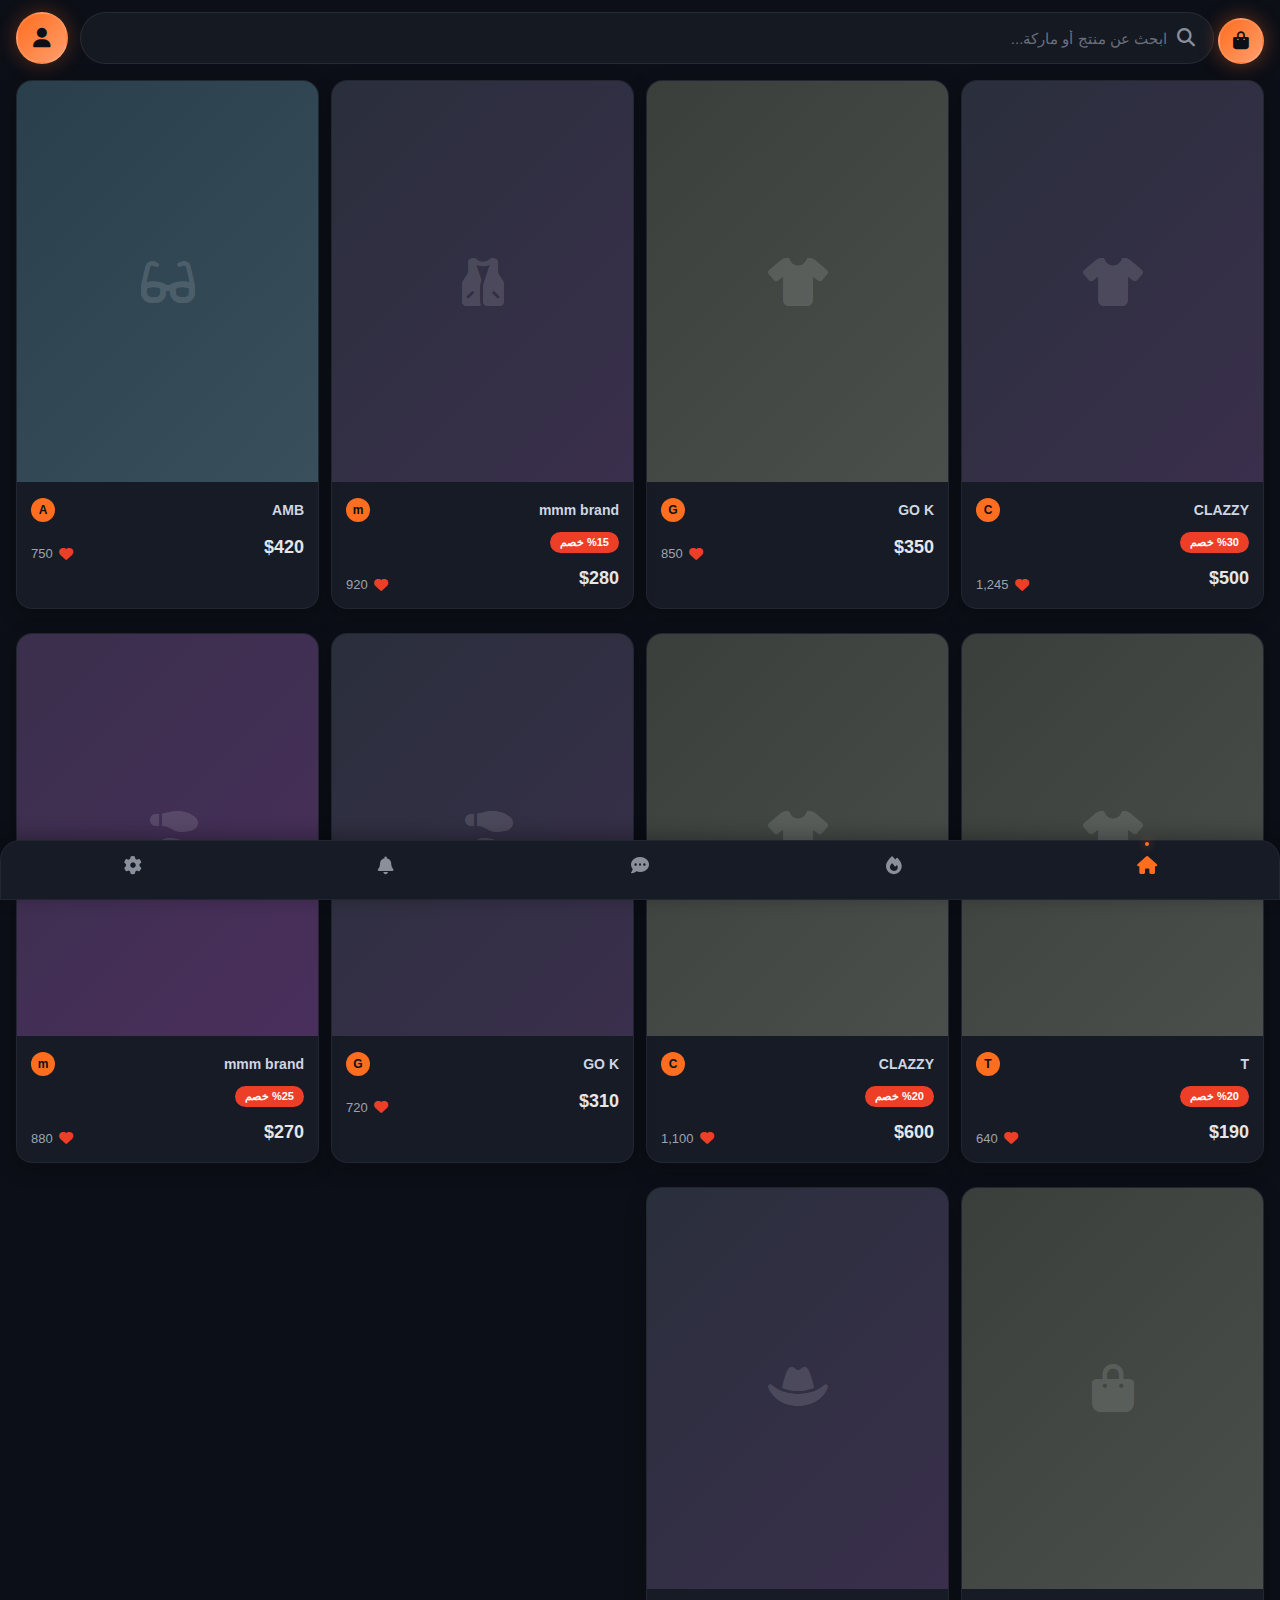
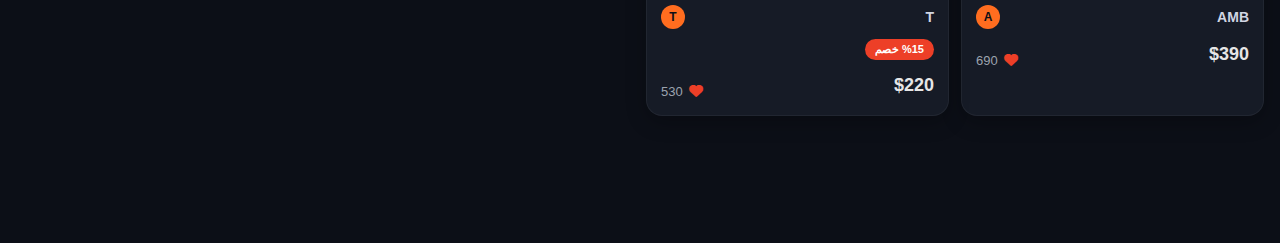
<file: index.html>
<!DOCTYPE html>
<html lang="ar" dir="rtl">
<head>
    <meta charset="UTF-8">
    <meta name="viewport" content="width=device-width, initial-scale=1.0">
    <title> BIYALA </title>
    <link rel="stylesheet" href="https://cdnjs.cloudflare.com/ajax/libs/font-awesome/6.4.0/css/all.min.css">
    <link rel="stylesheet" href="styleHome.css">
    
</head>
<body>
    <!-- إشعار الأوفلاين -->
    <div class="offline-notice" id="offline-notice">
        <i class="fas fa-wifi-slash"></i> أنت غير متصل بالإنترنت
    </div>
    
   
    
    <!-- شريط البحث مع أيقونة الحساب -->
     <div class="cart-icon-wrapper">
            <div class="cart-icon" id="cart-icon">
                <i class="fas fa-shopping-bag"></i>
               
            </div>
        </div>
    <div class="search-wrapper">
        <div class="search-container">
            <i class="fas fa-search"></i>
            <input type="text" placeholder="ابحث عن منتج أو ماركة..." id="search-input">
        </div>
        <div class="account-icon" id="account-icon">
            <i class="fas fa-user"></i>
        </div>
    </div>
    
    <!-- التنقل السفلي -->
    <div class="bottom-nav">
        <div class="nav-item active" data-page="home">
            <i class="fas fa-home"></i>
            
            <div class="nav-glow"></div>
        </div>
        <div class="nav-item" data-page="trending">
            <i class="fas fa-fire"></i>
            
            <div class="nav-glow"></div>
        </div>
        <div class="nav-item" data-page="chat">
            <i class="fas fa-comment-dots"></i>
            
            <div class="nav-glow"></div>
        </div>
        <div class="nav-item" data-page="notifications">
            <i class="fas fa-bell"></i>
            
            <div class="nav-glow"></div>
        </div>
        <div class="nav-item" data-page="settings">
            <i class="fas fa-cog"></i>
            
            <div class="nav-glow"></div>
        </div>
    </div>
    
    <!-- ==== الصفحات ==== -->
    
    <!-- الصفحة الرئيسية -->
    <div class="page active" id="home-page">
        <div class="masonry-grid" id="product-grid"></div>
    </div>
    
    <!-- صفحة الترندينج -->
    <div class="page" id="trending-page">
        <div class="trending-header">
            <h1 class="trending-title">الأكثر رواجاً 🔥</h1>
            <div class="quick-categories">
                <div class="category-chip active">قسم المحجبات</div>
                <div class="category-chip">أجذبه</div>
                <div class="category-chip">بناطيل</div>
                <div class="category-chip">هوديز</div>
                <div class="category-chip">اكسسوارات</div>
                <div class="category-chip">فساتين</div>
                <div class="category-chip">أحذية</div>
            </div>
        </div>
        <div class="masonry-grid" id="trending-grid"></div>
    </div>
    
    <!-- صفحة الدردشة -->
    <div class="page" id="chat-page">
        <div class="chat-container">
            <div class="chat-header">
                <div class="chat-avatar">
                    <i class="fas fa-robot"></i>
                </div>
                <h2 class="chat-name">Biyala</h2>
                <p class="chat-status">مساعدتك الشخصية في عالم جديد</p>
            </div>
            
            <div class="chat-messages" id="chat-messages">
                <!-- الرسائل تضاف هنا -->
            </div>
            
            <div class="chat-input-container">
                <div class="chat-input">
                    <input type="text" placeholder="اكتب رسالتك هنا..." id="chat-input">
                </div>
                <button class="send-button" id="send-message">
                    <i class="fas fa-paper-plane"></i>
                </button>
            </div>
        </div>
    </div>
    
    <!-- صفحة الإشعارات -->
    <div class="page" id="notifications-page">
        <div class="notifications-container">
            <div class="notification-date">اليوم</div>
            
            <div class="notification-item unread">
                <div class="notification-title">طلبك قيد التجهيز 📦</div>
                <div class="notification-desc">طلبك من علامة CLAZZY (#ORD-7823) قيد التجهيز الآن</div>
                <div class="notification-time">قبل 3 ساعات</div>
            </div>
            
            <div class="notification-item">
                <div class="notification-title">كوليكشن جديد 🎉</div>
                <div class="notification-desc">أطلقت علامة GO K كوليكشن شتوي 2024</div>
                <div class="notification-time">أمس</div>
            </div>
            
            <div class="notification-date">الأسبوع الماضي</div>
            
            <div class="notification-item">
                <div class="notification-title">خصم خاص 🏷️</div>
                <div class="notification-desc">خصم 30% على منتجات علامة mmm brand لمدة 3 أيام فقط</div>
                <div class="notification-time">15 سبتمبر</div>
            </div>
            
            <div class="notification-item">
                <div class="notification-title">تم شحن طلبك 🚚</div>
                <div class="notification-desc">طلبك (#ORD-7815) تم شحنه وتتبع الشحن متاح الآن</div>
                <div class="notification-time">12 سبتمبر</div>
            </div>
        </div>
    </div>
    
    <!-- صفحة الإعدادات -->
    <div class="page" id="settings-page">
        <div class="settings-container">
            <div class="settings-section">
                <h3 class="settings-title">معلومات الحساب</h3>
                
                <div class="settings-item">
                    <span class="settings-label">الاسم الكامل</span>
                    <span class="settings-value">أحمد محمد علي</span>
                </div>
                
                <div class="settings-item">
                    <span class="settings-label">رقم الهاتف</span>
                    <span class="settings-value phone">+20 123 456 7890</span>
                </div>
                
                <div class="settings-item">
                    <span class="settings-label">البريد الإلكتروني</span>
                    <span class="settings-value">ahmed@example.com</span>
                </div>
                
                <div class="settings-item">
                    <span class="settings-label">الموقع</span>
                    <span class="settings-value">القاهرة، مصر</span>
                </div>
                
                <div class="settings-item">
                    <span class="settings-label">تاريخ الميلاد</span>
                    <span class="settings-value">15/03/1995</span>
                </div>
                
                <div class="settings-item">
                    <span class="settings-label">الجنس</span>
                    <span class="settings-value">ذكر</span>
                </div>
                
                <div style="text-align: center; margin-top: 25px;">
                    <button class="edit-btn" id="edit-profile">
                        <i class="fas fa-edit"></i> تعديل البيانات
                    </button>
                </div>
            </div>
            
            <div class="settings-section">
                <h3 class="settings-title">إشعارات النظام</h3>
                
                <div class="settings-item">
                    <span class="settings-label">تذكيري عند نزول كوليكشن جديد</span>
                    <label class="toggle-switch">
                        <input type="checkbox" checked>
                        <span class="toggle-slider"></span>
                    </label>
                </div>
                
                <div class="settings-item">
                    <span class="settings-label">عرض المنتجات الأكثر مبيعاً</span>
                    <label class="toggle-switch">
                        <input type="checkbox" checked>
                        <span class="toggle-slider"></span>
                    </label>
                </div>
                
                <div class="settings-item">
                    <span class="settings-label">عدم الإزعاج</span>
                    <label class="toggle-switch">
                        <input type="checkbox">
                        <span class="toggle-slider"></span>
                    </label>
                </div>
                
                <div class="settings-item">
                    <span class="settings-label">إشعارات الطلبات</span>
                    <label class="toggle-switch">
                        <input type="checkbox" checked>
                        <span class="toggle-slider"></span>
                    </label>
                </div>
            </div>
            
            <div class="settings-section">
                <h3 class="settings-title">عام</h3>
                
                <div class="settings-item">
                    <span class="settings-label">اللغة</span>
                    <span class="settings-value">العربية</span>
                </div>
                
                <div class="settings-item">
                    <span class="settings-label">الوضع الداكن</span>
                    <span class="settings-value">مفعل</span>
                </div>
                
                <div class="settings-item" id="complaints-link">
                    <span class="settings-label">الشكاوى والمتابعة</span>
                    <span class="settings-value"><i class="fas fa-arrow-left"></i></span>
                </div>
                
                <div class="settings-item">
                    <span class="settings-label">تسجيل الخروج</span>
                    <span class="settings-value" style="color: var(--danger-red);">خروج</span>
                </div>
            </div>
        </div>
    </div>
    
    <!-- صفحة الشكاوى (مخبئة حالياً) -->
    <div class="page" id="complaints-page">
        <div class="complaints-container">
            <h1 style="font-size: 28px; margin-bottom: 25px; font-weight: 800;">الشكاوى والمتابعة</h1>
            
            <div class="complaint-item">
                <div class="complaint-header">
                    <div class="complaint-title">تأخر في الشحن</div>
                    <div class="complaint-status status-open">قيد المعالجة</div>
                </div>
                <div class="complaint-desc">
                    الطلب رقم #ORD-7815 تأخر في التسليم أكثر من 5 أيام عن الموعد المحدد.
                </div>
                <div class="complaint-date">تم الإرسال: 10 سبتمبر 2024</div>
            </div>
            
            <div class="complaint-item">
                <div class="complaint-header">
                    <div class="complaint-title">منتج غير مطابق</div>
                    <div class="complaint-status status-closed">مُحَلَّة</div>
                </div>
                <div class="complaint-desc">
                    المنتج المستلم يختلف عن الصورة المعروضة على المنصة.
                </div>
                <div class="complaint-date">تم الإرسال: 5 سبتمبر 2024</div>
            </div>
            
            <div class="no-complaints" style="display: none;">
                <i class="fas fa-inbox"></i>
                <h3>لا توجد شكاوى</h3>
                <p>لم تقم بإرسال أي شكاوى بعد</p>
            </div>
        </div>
    </div>
    
    <!-- بطاقة المنتج المقلوبة -->
    <div class="card-overlay" id="product-card-overlay">
        <button class="close-card" id="close-card">
            <i class="fas fa-times"></i>
        </button>
        
        <div class="flip-card" id="flip-card">
            <div class="flip-card-inner">
                <!-- الوجه الأمامي -->
                <div class="card-front">
                    <div class="product-image-large">
                        <i class="fas fa-tshirt"></i>
                    </div>
                    
                    <div class="front-content">
                        <div class="front-header">
                            <div class="brand-info">
                                <div class="brand-logo-large">C</div>
                                <div>
                                    <div class="brand-name-large">CLAZZY</div>
                                    <a class="brand-link" id="view-brand-profile" href="brand-profile.html?brand=CLAZZY">
                                        <i class="fas fa-external-link-alt"></i> زيارة صفحة البراند
                                    </a>
                                </div>
                            </div>
                            <div class="likes-large">
                                <i class="fas fa-heart"></i>
                                <span>1,245</span>
                            </div>
                        </div>
                        
                        <div class="product-price-section">
                            <div class="product-price">
                                <span class="original-price">$715</span>
                                $500
                            </div>
                            <div class="discount-badge">%30 خصم</div>
                        </div>
                        <button class="add-to-cart-front-btn" id="front-cart-btn">
        <i class="fas fa-cart-plus"></i>
        <span>أضف إلى السلة</span>
    </button>

                        <button class="flip-button" id="flip-to-back">
                            <i class="fas fa-exchange-alt"></i>
                        </button>
                    </div>
                </div>
                
                <!-- الوجه الخلفي -->
                <div class="card-back">
                    <h3>تفاصيل المنتج</h3>
                    <p>هذا المنتج من علامة CLAZZY يتميز بتصميم عصري وأنيق يناسب جميع الأوقات. مصنوع من أجود الخامات التي تضمن الراحة والجودة العالية.</p>
                    
                    <div class="product-details">
                        <div class="detail-item">
                            <span>المقاسات المتاحة</span>
                            <span>S, M, L, XL</span>
                        </div>
                        <div class="detail-item">
                            <span>الألوان</span>
                            <span>أسود، أزرق، رمادي</span>
                        </div>
                        <div class="detail-item">
                            <span>نوع القماش</span>
                            <span>قطن 100%</span>
                        </div>
                        <div class="detail-item">
                            <span>وقت التوصيل</span>
                            <span>3-5 أيام</span>
                        </div>
                    </div>
                    
                    <div class="action-buttons">
                        <button class="action-btn" title="إضافة إلى المفضلة">
                            <i class="far fa-heart"></i>
                        </button>
                        <button class="action-btn brand" title="زيارة صفحة البراند" id="brand-profile-btn">
                            <i class="fas fa-store"></i>
                        </button>
                        <button class="action-btn" title="مشاركة">
                            <i class="fas fa-share-alt"></i>
                        </button>
                    </div>
                        
                   
                        
                    <button class="flip-button" id="flip-to-front" style="position: relative; bottom: 0; left: 0; ">
                        <i class="fas fa-exchange-alt"></i>
                    </button>
                         <button class="buy-button-front" id="buy-button">
                            <i class="fas fa-shopping-cart"></i> شراء المنتج
                        </button>
                </div>
            </div>
        </div>
    </div>
    
    <!-- صفحة الشراء (ستضاف لاحقاً) -->
    <div class="page" id="purchase-page" style="display: none;">
        <!-- سيتم بناؤها لاحقاً -->
    </div>
    
    <!-- صفحة البراند (ستضاف لاحقاً) -->
    <div class="page" id="brand-page" style="display: none;">
        <!-- سيتم بناؤها لاحقاً -->
    </div>
<!-- صفحة تعديل البيانات -->
<div class="page" id="edit-profile-page">
    <div class="edit-profile-container">
        <div class="edit-header">
            <button class="back-btn" id="back-to-settings">
                <i class="fas fa-arrow-right"></i>
            </button>
            <h1>تعديل البيانات الشخصية</h1>
        </div>
        
        <div class="edit-form">
            <!-- صورة الملف الشخصي -->
            <div class="profile-pic-section">
                <div class="profile-pic-wrapper">
                    <div class="profile-pic" id="profile-pic">
                        <i class="fas fa-user"></i>
                    </div>
                    <label for="profile-pic-input" class="change-pic-btn">
                        <i class="fas fa-camera"></i>
                    </label>
                    <input type="file" id="profile-pic-input" accept="image/*" style="display: none;">
                </div>
            </div>
            
            <!-- حقول النموذج -->
            <div class="form-group">
                <label for="full-name">
                    <i class="fas fa-user"></i> الاسم الكامل
                </label>
                <input type="text" id="full-name" value="أحمد محمد علي" placeholder="أدخل الاسم الكامل">
            </div>
            
            <div class="form-group">
                <label for="phone">
                    <i class="fas fa-phone"></i> رقم الهاتف
                </label>
                <input type="tel" id="phone" value="+20 123 456 7890" placeholder="+20 XXX XXX XXXX">
            </div>
            
            <div class="form-group">
                <label for="email">
                    <i class="fas fa-envelope"></i> البريد الإلكتروني
                </label>
                <input type="email" id="email" value="ahmed@example.com" placeholder="example@email.com">
            </div>
            
            <div class="form-group">
                <label for="location">
                    <i class="fas fa-map-marker-alt"></i> الموقع
                </label>
                <input type="text" id="location" value="القاهرة، مصر" placeholder="المدينة، الدولة">
            </div>
            
            <div class="form-group">
                <label for="birthdate">
                    <i class="fas fa-birthday-cake"></i> تاريخ الميلاد
                </label>
                <input type="text" id="birthdate" value="15/03/1995" placeholder="DD/MM/YYYY">
            </div>
            
            <div class="form-group">
                <label>
                    <i class="fas fa-venus-mars"></i> الجنس
                </label>
                <div class="gender-options">
                    <label class="gender-option">
                        <input type="radio" name="gender" value="male" checked>
                        <span class="gender-label">ذكر</span>
                    </label>
                    <label class="gender-option">
                        <input type="radio" name="gender" value="female">
                        <span class="gender-label">أنثى</span>
                    </label>
                </div>
            </div>
            
            <!-- كلمة المرور -->
            <div class="password-section">
                <h3><i class="fas fa-lock"></i> تغيير كلمة المرور</h3>
                
                <div class="form-group">
                    <label for="current-password">كلمة المرور الحالية</label>
                    <div class="password-input">
                        <input type="password" id="current-password" placeholder="أدخل كلمة المرور الحالية">
                        <button class="show-password" type="button">
                            <i class="fas fa-eye"></i>
                        </button>
                    </div>
                </div>
                
                <div class="form-group">
                    <label for="new-password">كلمة المرور الجديدة</label>
                    <div class="password-input">
                        <input type="password" id="new-password" placeholder="أدخل كلمة المرور الجديدة">
                        <button class="show-password" type="button">
                            <i class="fas fa-eye"></i>
                        </button>
                    </div>
                </div>
                
                <div class="form-group">
                    <label for="confirm-password">تأكيد كلمة المرور</label>
                    <div class="password-input">
                        <input type="password" id="confirm-password" placeholder="أعد إدخال كلمة المرور الجديدة">
                        <button class="show-password" type="button">
                            <i class="fas fa-eye"></i>
                        </button>
                    </div>
                </div>
            </div>
            
            <!-- أزرار الحفظ والإلغاء -->
            <div class="form-buttons">
                <button class="save-btn" id="save-changes">
                    <i class="fas fa-save"></i> حفظ التغييرات
                </button>
                <button class="cancel-btn" id="cancel-edit">
                    <i class="fas fa-times"></i> إلغاء
                </button>
            </div>
        </div>
    </div>
</div>
     <script src="script.js"></script>


</body>
</html>
</file>
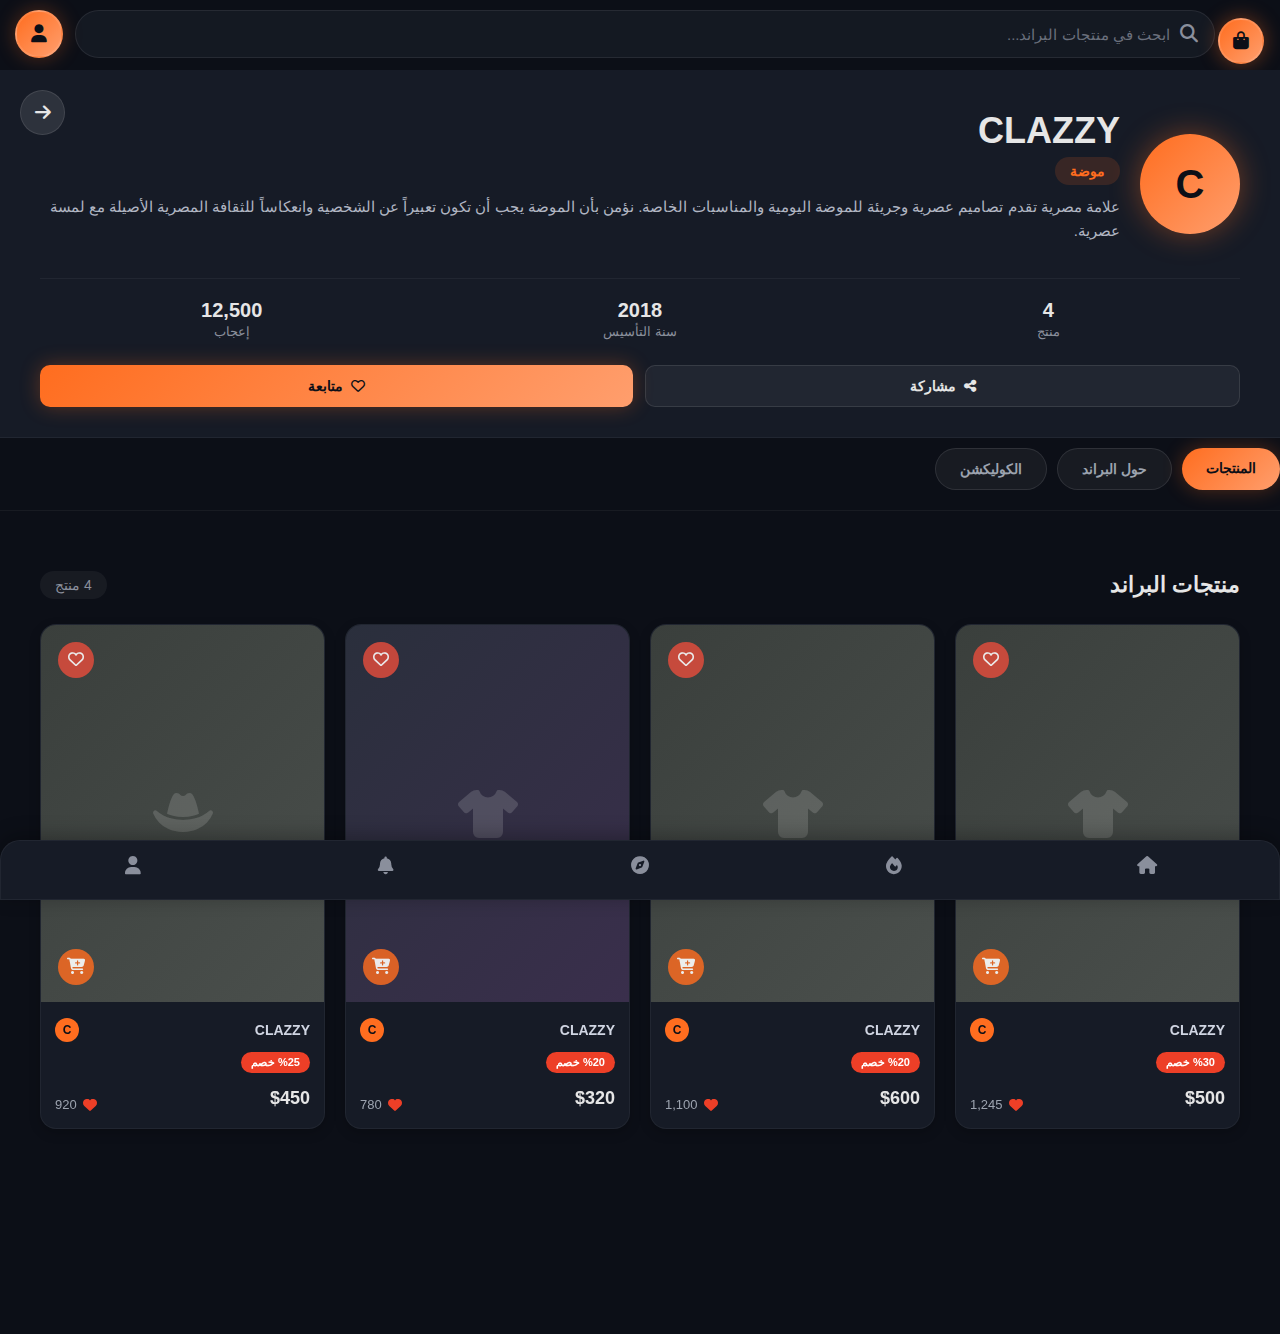
<file: brand-profile.html>
<!DOCTYPE html>
<html lang="ar" dir="rtl">
<head>
    <meta charset="UTF-8">
    <meta name="viewport" content="width=device-width, initial-scale=1.0">
    <title>BIYALA - براند</title>
    <link rel="stylesheet" href="https://cdnjs.cloudflare.com/ajax/libs/font-awesome/6.4.0/css/all.min.css">
    <link rel="stylesheet" href="styleHome.css">
    <style>
        /* أنماط صفحة البراند */
        .brand-profile-page {
            min-height: 100vh;
            background: var(--space-black);
        }
        
        .brand-header {
            padding: 25px 20px 20px;
            background: var(--card-bg);
            border-bottom: 1px solid rgba(255, 255, 255, 0.05);
            position: relative;
        }
        
        .brand-back-btn {
            position: absolute;
            top: 20px;
            left: 20px;
            background: rgba(255, 255, 255, 0.1);
            border: 1px solid rgba(255, 255, 255, 0.1);
            width: 45px;
            height: 45px;
            border-radius: 50%;
            color: var(--light-text);
            font-size: 18px;
            cursor: pointer;
            display: flex;
            align-items: center;
            justify-content: center;
            transition: all 0.3s;
        }
        
        .brand-back-btn:hover {
            background: rgba(255, 255, 255, 0.15);
            transform: scale(0.95);
        }
        
        .brand-info-container {
            display: flex;
            align-items: center;
            gap: 20px;
            margin-bottom: 20px;
        }
        
        .brand-profile-logo {
            width: 80px;
            height: 80px;
            border-radius: 50%;
            background: linear-gradient(135deg, var(--accent-orange), #FF9E6D);
            display: flex;
            align-items: center;
            justify-content: center;
            font-size: 32px;
            color: var(--space-black);
            font-weight: 900;
            box-shadow: 0 0 30px rgba(255, 109, 31, 0.4);
            flex-shrink: 0;
        }
        
        .brand-text-info {
            flex: 1;
        }
        
        .brand-name-large {
            font-size: 28px;
            font-weight: 900;
            color: var(--light-text);
            margin-bottom: 5px;
        }
        
        .brand-category-tag {
            display: inline-block;
            background: rgba(255, 109, 31, 0.15);
            color: var(--accent-orange);
            padding: 6px 15px;
            border-radius: 20px;
            font-size: 14px;
            font-weight: 600;
            margin-bottom: 10px;
        }
        
        .brand-description {
            color: #B0B5C2;
            line-height: 1.6;
            font-size: 15px;
            margin-bottom: 15px;
        }
        
        .brand-stats-row {
            display: flex;
            gap: 25px;
            margin-top: 20px;
            padding-top: 20px;
            border-top: 1px solid rgba(255, 255, 255, 0.05);
        }
        
        .brand-stat-item {
            text-align: center;
            flex: 1;
        }
        
        .stat-number {
            font-size: 20px;
            font-weight: 800;
            color: var(--light-text);
            display: block;
        }
        
        .stat-label {
            font-size: 13px;
            color: #8A8F9C;
            margin-top: 5px;
        }
        
        .brand-actions {
            display: flex;
            gap: 12px;
            margin-top: 25px;
        }
        
        .brand-action-btn {
            flex: 1;
            background: rgba(255, 255, 255, 0.05);
            border: 1px solid rgba(255, 255, 255, 0.1);
            border-radius: 10px;
            padding: 12px;
            color: var(--light-text);
            font-size: 14px;
            font-weight: 600;
            cursor: pointer;
            display: flex;
            align-items: center;
            justify-content: center;
            gap: 8px;
            transition: all 0.3s;
        }
        
        .brand-action-btn.primary {
            background: linear-gradient(135deg, var(--accent-orange), #FF9E6D);
            color: var(--space-black);
            border: none;
            box-shadow: 0 0 20px rgba(255, 109, 31, 0.3);
        }
        
        .brand-action-btn:hover {
            background: rgba(255, 255, 255, 0.1);
        }
        
        .brand-action-btn.primary:hover {
            transform: translateY(-2px);
            box-shadow: 0 0 25px rgba(255, 109, 31, 0.5);
        }
        
        .brand-products-section {
            padding: 25px 20px 100px;
        }
        
        .section-header {
            display: flex;
            justify-content: space-between;
            align-items: center;
            margin-bottom: 25px;
        }
        
        .section-title {
            font-size: 22px;
            font-weight: 800;
            color: var(--light-text);
        }
        
        .products-count {
            font-size: 14px;
            color: #8A8F9C;
            background: rgba(255, 255, 255, 0.05);
            padding: 6px 15px;
            border-radius: 20px;
        }
        
        .brand-tabs {
            display: flex;
            gap: 10px;
            overflow-x: auto;
            padding: 10px 0 20px;
            margin-bottom: 20px;
            border-bottom: 1px solid rgba(255, 255, 255, 0.05);
        }
        
        .brand-tabs::-webkit-scrollbar {
            display: none;
        }
        
        .brand-tab {
            background: rgba(255, 255, 255, 0.05);
            border: 1px solid rgba(255, 255, 255, 0.1);
            padding: 12px 24px;
            border-radius: 50px;
            font-size: 14px;
            font-weight: 600;
            color: #9CA3AF;
            cursor: pointer;
            white-space: nowrap;
            transition: all 0.3s;
        }
        
        .brand-tab.active {
            background: linear-gradient(135deg, var(--accent-orange), #FF9E6D);
            color: var(--space-black);
            border: none;
            box-shadow: 0 0 20px rgba(255, 109, 31, 0.3);
        }
        
        .no-products {
            text-align: center;
            padding: 60px 20px;
            color: #8A8F9C;
        }
        
        .no-products i {
            font-size: 50px;
            margin-bottom: 20px;
            opacity: 0.5;
        }
        
        .no-products h3 {
            font-size: 20px;
            margin-bottom: 10px;
            color: var(--light-text);
        }
        
        /* إضافة قلب في كارت المنتج */
        .heart-btn-in-card {
            position: absolute;
            top: 15px;
            left: 15px;
            background: rgba(231, 76, 60, 0.9);
            color: white;
            border: none;
            width: 40px;
            height: 40px;
            border-radius: 50%;
            cursor: pointer;
            display: flex;
            align-items: center;
            justify-content: center;
            font-size: 18px;
            transition: all 0.3s;
            z-index: 10;
            opacity: 0;
            transform: scale(0.8);
        }
        
        .heart-btn-in-card.active {
            background: #ff7979;
        }
        
        .masonry-item:hover .heart-btn-in-card {
            opacity: 1;
            transform: scale(1);
        }
        
        /* تحسينات للعرض على الشاشات الكبيرة */
        @media (min-width: 768px) {
            .brand-header {
                padding: 40px 40px 30px;
            }
            
            .brand-profile-logo {
                width: 100px;
                height: 100px;
                font-size: 40px;
            }
            
            .brand-name-large {
                font-size: 36px;
            }
            
            .brand-products-section {
                padding: 40px 40px 100px;
            }
            
            .masonry-grid {
                columns: 3;
                column-gap: 20px;
                padding: 0;
            }
            
            .masonry-item {
                width: 100%;
                margin-bottom: 20px;
            }
        }
        
        @media (min-width: 1024px) {
            .masonry-grid {
                columns: 4;
            }
        }

        /* تحسينات للعرض على الموبايل */
@media (max-width: 767px) {
    .brand-profile-page {
        padding-bottom: 80px;
    }
    
    .brand-header {
        padding: 20px 15px 15px;
    }
    
    .brand-info-container {
        flex-direction: column;
        text-align: center;
        gap: 15px;
    }
    
    .brand-profile-logo {
        margin: 0 auto;
    }
    
    .brand-text-info {
        text-align: center;
    }
    
    .brand-name-large {
        font-size: 24px;
    }
    
    .brand-stats-row {
        flex-wrap: wrap;
        justify-content: center;
        gap: 15px;
    }
    
    .brand-stat-item {
        flex: 0 0 calc(33.333% - 10px);
        min-width: 100px;
    }
    
    .brand-actions {
        flex-wrap: wrap;
    }
    
    .brand-action-btn {
        flex: 0 0 calc(50% - 6px);
    }
    
    .brand-products-section {
        padding: 20px 15px 100px;
    }
    
    .masonry-grid {
        columns: 2 !important;
        column-gap: 10px;
        padding: 0;
    }
    
    .masonry-item {
        margin-bottom: 10px;
        width: 100%;
    }
    
    .product-img {
        height: 180px;
    }
    
    .brand-tabs {
        padding: 10px 15px 15px;
        gap: 8px;
    }
    
    .brand-tab {
        padding: 10px 18px;
        font-size: 13px;
    }
    
    /* تحسين زر العودة */
    .brand-back-btn {
        top: 15px;
        left: 15px;
        width: 40px;
        height: 40px;
    }
    
    /* تحسين الـ Flip Card */
    .card-overlay {
        padding: 10px;
    }
    
    .flip-card {
        height: 90vh;
        max-height: none;
    }
    
    .product-image-large {
        height: 50%;
    }
    
    .front-content {
        padding: 20px;
    }
    
    .brand-logo-large {
        width: 40px;
        height: 40px;
        font-size: 18px;
    }
    
    .brand-name-large {
        font-size: 18px;
    }
    
    .product-price {
        font-size: 28px;
    }
    
    .add-to-cart-front-btn {
        width: calc(100% - 40px);
        margin: 15px 20px 0;
        padding: 14px;
        font-size: 16px;
    }
}

/* للشاشات الصغيرة جداً */
@media (max-width: 360px) {
    .brand-name-large {
        font-size: 22px;
    }
    
    .masonry-grid {
        columns: 1 !important;
    }
    
    .brand-stat-item {
        flex: 0 0 calc(50% - 10px);
    }
    
    .brand-action-btn {
        flex: 0 0 100%;
    }
    
    .product-img {
        height: 200px;
    }
    
    .brand-tab {
        padding: 8px 15px;
        font-size: 12px;
    }
}

/* منع التكبير في حقول الإدخال على iOS */
input, textarea {
    font-size: 16px;
}



/* إصلاحات للـ Safari */
@supports (-webkit-touch-callout: none) {
    .brand-profile-page {
        min-height: -webkit-fill-available;
    }
    
    .flip-card {
        height: -webkit-fill-available;
    }
}

/* إصلاح الـ viewport للـ iOS */
@viewport {
    width: device-width;
    zoom: 1.0;
}

/* تحسين الأداء على الموبايل */
.masonry-item, .brand-card {
    will-change: transform;
}

/* تحسين الظلال للعرض على الموبايل */
.masonry-item {
    box-shadow: 0 4px 12px rgba(0, 0, 0, 0.2);
}

/* تحسين زر القلب على الموبايل */
.heart-btn-in-card {
    opacity: 0.9 !important;
    transform: scale(0.9) !important;
}

.masonry-item:hover .heart-btn-in-card {
    opacity: 1 !important;
    transform: scale(1) !important;
}

/* تحسين زر السلة على الموبايل */
.cart-btn-in-card {
    opacity: 0.9 !important;
    transform: scale(0.9) !important;
}

.masonry-item:hover .cart-btn-in-card {
    opacity: 1 !important;
    transform: scale(1) !important;
}

/* تحسين التنقل السفلي على الموبايل */
.bottom-nav {
    height: 60px;
    padding: 8px 5px 12px;
}

.nav-item i {
    font-size: 18px;
    margin-bottom: 4px;
}

.nav-item span {
    font-size: 10px;
}

/* تحسين شريط البحث على الموبايل */
.search-wrapper {
    padding: 0 15px 12px;
    margin-top: 10px;
}

.search-container {
    height: 48px;
    padding: 0 16px;
}

.account-icon {
    width: 48px;
    height: 48px;
    font-size: 18px;
}

/* تحسين العداد على السلة */
.cart-counter {
    top: -6px;
    right: -6px;
    width: 18px;
    height: 18px;
    font-size: 11px;
}

/* تحسين الإشعارات */
.cart-notification {
    top: 70px;
    right: 15px;
    left: 15px;
    padding: 12px 16px;
    font-size: 14px;
}

/* إصلاح مشكلة الـ tap على iOS */
button, a {
    cursor: pointer;
    -webkit-tap-highlight-color: rgba(0, 0, 0, 0);
   
}

/* تحسين الأداء العام */
* {
    -webkit-font-smoothing: antialiased;
    -moz-osx-font-smoothing: grayscale;
}

/* تحسين التمرير السلس */
html {
    scroll-behavior: smooth;
}

body {
    -webkit-overflow-scrolling: touch;
    
}

/* إصلاح مشكلة الـ 100vh على الموبايل */
.full-height {
    height: 100vh;
    height: -webkit-fill-available;
}

/* تحسين العرض على الشاشات ذات الشق */
.safe-area-inset {
    padding-top: env(safe-area-inset-top);
    padding-bottom: env(safe-area-inset-bottom);
    padding-left: env(safe-area-inset-left);
    padding-right: env(safe-area-inset-right);
}

/* نظام الإشعارات */
.notification-system {
    position: fixed;
    top: 100px;
    right: 20px;
    z-index: 9999;
    display: flex;
    flex-direction: column;
    gap: 10px;
    max-width: 350px;
}

.notification-item {
    background: var(--card-bg);
    border-radius: var(--border-radius-sm);
    padding: 16px;
    border-right: 4px solid var(--accent-orange);
    box-shadow: 0 8px 25px rgba(0, 0, 0, 0.3);
    border: 1px solid rgba(255, 255, 255, 0.05);
    animation: slideInRight 0.3s ease;
    display: flex;
    align-items: flex-start;
    gap: 12px;
    backdrop-filter: blur(10px);
}

.notification-item.success {
    border-right-color: #2ecc71;
    background: linear-gradient(135deg, rgba(46, 204, 113, 0.1), rgba(39, 174, 96, 0.05));
}

.notification-item.error {
    border-right-color: #e74c3c;
    background: linear-gradient(135deg, rgba(231, 76, 60, 0.1), rgba(192, 57, 43, 0.05));
}

.notification-item.info {
    border-right-color: #3498db;
    background: linear-gradient(135deg, rgba(52, 152, 219, 0.1), rgba(41, 128, 185, 0.05));
}

.notification-icon {
    width: 36px;
    height: 36px;
    border-radius: 50%;
    display: flex;
    align-items: center;
    justify-content: center;
    font-size: 16px;
    flex-shrink: 0;
}

.notification-item.success .notification-icon {
    background: rgba(46, 204, 113, 0.2);
    color: #2ecc71;
}

.notification-item.error .notification-icon {
    background: rgba(231, 76, 60, 0.2);
    color: #e74c3c;
}

.notification-item.info .notification-icon {
    background: rgba(52, 152, 219, 0.2);
    color: #3498db;
}

.notification-content {
    flex: 1;
}

.notification-title {
    font-weight: 700;
    color: var(--light-text);
    margin-bottom: 4px;
    font-size: 14px;
}

.notification-message {
    color: #B0B5C2;
    font-size: 13px;
    line-height: 1.4;
}

.notification-close {
    background: none;
    border: none;
    color: #8A8F9C;
    font-size: 12px;
    cursor: pointer;
    padding: 0;
    width: 24px;
    height: 24px;
    display: flex;
    align-items: center;
    justify-content: center;
    border-radius: 4px;
    transition: all 0.2s;
}

.notification-close:hover {
    background: rgba(255, 255, 255, 0.1);
    color: var(--light-text);
}

@keyframes slideInRight {
    from {
        transform: translateX(100%);
        opacity: 0;
    }
    to {
        transform: translateX(0);
        opacity: 1;
    }
}

@keyframes slideOutRight {
    from {
        transform: translateX(0);
        opacity: 1;
    }
    to {
        transform: translateX(100%);
        opacity: 0;
    }
}

@keyframes fadeOut {
    from {
        opacity: 1;
    }
    to {
        opacity: 0;
    }
}

/* Toast إشعارات سريعة */
.notification-toast {
    position: fixed;
    bottom: 100px;
    right: 20px;
    left: 20px;
    background: var(--card-bg);
    border-radius: var(--border-radius-sm);
    padding: 16px;
    box-shadow: 0 8px 25px rgba(0, 0, 0, 0.3);
    border: 1px solid rgba(255, 255, 255, 0.05);
    display: none;
    align-items: center;
    gap: 12px;
    z-index: 9998;
    backdrop-filter: blur(10px);
    animation: slideUp 0.3s ease;
}

.notification-toast.show {
    display: flex;
}

.notification-toast.success {
    border-right: 4px solid #2ecc71;
    background: linear-gradient(135deg, rgba(46, 204, 113, 0.1), rgba(39, 174, 96, 0.05));
}

.notification-toast.error {
    border-right: 4px solid #e74c3c;
    background: linear-gradient(135deg, rgba(231, 76, 60, 0.1), rgba(192, 57, 43, 0.05));
}

.notification-toast.info {
    border-right: 4px solid #3498db;
    background: linear-gradient(135deg, rgba(52, 152, 219, 0.1), rgba(41, 128, 185, 0.05));
}

.toast-content {
    display: flex;
    align-items: center;
    gap: 12px;
    flex: 1;
}

.toast-icon {
    width: 24px;
    height: 24px;
    border-radius: 50%;
    display: flex;
    align-items: center;
    justify-content: center;
    font-size: 12px;
    flex-shrink: 0;
}

.notification-toast.success .toast-icon {
    background: rgba(46, 204, 113, 0.2);
    color: #2ecc71;
}

.notification-toast.error .toast-icon {
    background: rgba(231, 76, 60, 0.2);
    color: #e74c3c;
}

.notification-toast.info .toast-icon {
    background: rgba(52, 152, 219, 0.2);
    color: #3498db;
}

.toast-message {
    color: var(--light-text);
    font-size: 14px;
    font-weight: 500;
    flex: 1;
}

@keyframes slideUp {
    from {
        transform: translateY(100%);
        opacity: 0;
    }
    to {
        transform: translateY(0);
        opacity: 1;
    }
}

/* للشاشات الصغيرة */
@media (max-width: 768px) {
    .notification-system {
        top: 80px;
        right: 10px;
        left: 10px;
        max-width: none;
    }
    
    .notification-toast {
        bottom: 80px;
        right: 10px;
        left: 10px;
    }
}
    </style>
</head>
<body>
    <!-- شريط البحث مع أيقونة الحساب -->
    <div class="cart-icon-wrapper">
        <div class="cart-icon" id="cart-icon">
            <i class="fas fa-shopping-bag"></i>
        </div>
    </div>
    <div class="search-wrapper">
        <div class="search-container">
            <i class="fas fa-search"></i>
            <input type="text" placeholder="ابحث في منتجات البراند..." id="brand-search-input">
        </div>
        <div class="account-icon" id="account-icon">
            <i class="fas fa-user"></i>
        </div>
    </div>
    
    <!-- صفحة البراند -->
    <div class="brand-profile-page">
        <!-- هيدر البراند -->
        <div class="brand-header">
            <button class="brand-back-btn" id="back-button">
                <i class="fas fa-arrow-right"></i>
            </button>
            
            <div class="brand-info-container">
                <div class="brand-profile-logo" id="brand-logo">C</div>
                <div class="brand-text-info">
                    <h1 class="brand-name-large" id="brand-name">CLAZZY</h1>
                    <span class="brand-category-tag" id="brand-category">موضة</span>
                    <p class="brand-description" id="brand-description">
                        علامة مصرية تقدم تصاميم عصرية وجريئة للموضة اليومية والمناسبات الخاصة
                    </p>
                </div>
            </div>
            
            <div class="brand-stats-row">
                <div class="brand-stat-item">
                    <span class="stat-number" id="products-count">0</span>
                    <span class="stat-label">منتج</span>
                </div>
                <div class="brand-stat-item">
                    <span class="stat-number" id="brand-year">2024</span>
                    <span class="stat-label">سنة التأسيس</span>
                </div>
                <div class="brand-stat-item">
                    <span class="stat-number" id="brand-likes">0</span>
                    <span class="stat-label">إعجاب</span>
                </div>
            </div>
            
            <div class="brand-actions">
                <button class="brand-action-btn" id="share-brand-btn">
                    <i class="fas fa-share-alt"></i> مشاركة
                </button>
                <button class="brand-action-btn primary" id="follow-brand-btn">
                    <i class="far fa-heart"></i> متابعة
                </button>
            </div>
        </div>
        
        <!-- تبويبات -->
        <div class="brand-tabs">
            <div class="brand-tab active" data-tab="products">المنتجات</div>
            <div class="brand-tab" data-tab="about">حول البراند</div>
            <div class="brand-tab" data-tab="collections">الكوليكشن</div>
        </div>
        
        <!-- قسم المنتجات -->
        <div class="brand-products-section">
            <div class="section-header">
                <h2 class="section-title">منتجات البراند</h2>
                <span class="products-count" id="products-count-badge">0 منتج</span>
            </div>
            
            <div class="masonry-grid" id="brand-products-grid">
                <!-- سيتم توليد منتجات البراند هنا -->
            </div>
            
            <div class="no-products" id="no-products" style="display: none;">
                <i class="fas fa-box-open"></i>
                <h3>لا توجد منتجات حالياً</h3>
                <p>سيتم إضافة منتجات جديدة قريباً</p>
            </div>
        </div>
    </div>
    
    <!-- التنقل السفلي -->
    <div class="bottom-nav">
        <div class="nav-item" data-page="home">
            <i class="fas fa-home"></i>
            <div class="nav-glow"></div>
        </div>
        <div class="nav-item" data-page="trending">
            <i class="fas fa-fire"></i>
            <div class="nav-glow"></div>
        </div>
        <div class="nav-item" data-page="explore">
            <i class="fas fa-compass"></i>
            <div class="nav-glow"></div>
        </div>
        <div class="nav-item" data-page="notifications">
            <i class="fas fa-bell"></i>
            <div class="nav-glow"></div>
        </div>
        <div class="nav-item" data-page="profile">
            <i class="fas fa-user"></i>
            <div class="nav-glow"></div>
        </div>
    </div>
    
    <!-- كارت المنتج (نفس الـ Flip Card اللي عاملينه) -->
    <div class="card-overlay" id="product-card-overlay">
        <button class="close-card" id="close-card">
            <i class="fas fa-times"></i>
        </button>
        
        <div class="flip-card" id="flip-card">
            <div class="flip-card-inner">
                <!-- الوجه الأمامي -->
                <div class="card-front">
                    <div class="product-image-large">
                        <i class="fas fa-tshirt"></i>
                    </div>
                    
                    <div class="front-content">
                        <div class="front-header">
                            <div class="brand-info">
                                <div class="brand-logo-large">C</div>
                                <div>
                                    <div class="brand-name-large">CLAZZY</div>
                                    <a class="brand-link" id="view-brand-profile">
                                        <i class="fas fa-external-link-alt"></i> زيارة صفحة البراند
                                    </a>
                                </div>
                            </div>
                            <div class="likes-large">
                                <i class="fas fa-heart"></i>
                                <span>1,245</span>
                            </div>
                        </div>
                        
                        <div class="product-price-section">
                            <div class="product-price">
                                <span class="original-price">$715</span>
                                $500
                            </div>
                            <div class="discount-badge">%30 خصم</div>
                        </div>
                        
                        <!-- زر إضافة إلى السلة -->
                        <button class="add-to-cart-front-btn" id="front-cart-btn">
                            <i class="fas fa-cart-plus"></i>
                            <span>أضف إلى السلة</span>
                        </button>
                    
                        <button class="flip-button" id="flip-to-back">
                            <i class="fas fa-exchange-alt"></i>
                        </button>
                    </div>
                </div>
                
                <!-- الوجه الخلفي -->
                <div class="card-back">
                    <h3>تفاصيل المنتج</h3>
                    <p>هذا المنتج من علامة CLAZZY يتميز بتصميم عصري وأنيق يناسب جميع الأوقات. مصنوع من أجود الخامات التي تضمن الراحة والجودة العالية.</p>
                    
                    <div class="product-details">
                        <div class="detail-item">
                            <span>المقاسات المتاحة</span>
                            <span>S, M, L, XL</span>
                        </div>
                        <div class="detail-item">
                            <span>الألوان</span>
                            <span>أسود، أزرق، رمادي</span>
                        </div>
                        <div class="detail-item">
                            <span>نوع القماش</span>
                            <span>قطن 100%</span>
                        </div>
                        <div class="detail-item">
                            <span>وقت التوصيل</span>
                            <span>3-5 أيام</span>
                        </div>
                    </div>
                    
                    <div class="action-buttons">
                        <button class="action-btn" title="إضافة إلى المفضلة">
                            <i class="far fa-heart"></i>
                        </button>
                        <button class="action-btn brand" title="زيارة صفحة البراند" id="brand-profile-btn">
                            <i class="fas fa-store"></i>
                        </button>
                        <button class="action-btn" title="مشاركة">
                            <i class="fas fa-share-alt"></i>
                        </button>
                    </div>
                        
                    <button class="flip-button" id="flip-to-front" style="position: relative; bottom: 0; left: 0;">
                        <i class="fas fa-exchange-alt"></i>
                    </button>
                         
                    <button class="buy-button-front" id="buy-button">
                        <i class="fas fa-shopping-cart"></i> شراء المنتج
                    </button>
                </div>
            </div>
        </div>
    </div>
<!-- نظام الإشعارات -->
<div class="notification-system" id="notification-system">
    <!-- الإشعارات تضاف هنا ديناميكياً -->
</div>

<div class="notification-toast" id="notification-toast">
    <div class="toast-content">
        <i class="toast-icon"></i>
        <span class="toast-message"></span>
    </div>
</div>
    <script>
        // بيانات المنتجات (نفس البيانات من الصفحة الرئيسية)
        const products = [
            { id: 1, brand: "CLAZZY", price: "$500", originalPrice: "$715", discount: 30, likes: 1245, size: "large", desc: "تيشيرت بوليستر عالي الجودة بتصميم عصري", colors: ["أسود", "أزرق", "رمادي"], sizes: "S, M, L, XL", delivery: "3-5 أيام", fabric: "قطن 100%" },
            { id: 2, brand: "GO K", price: "$350", originalPrice: "$350", discount: 0, likes: 850, size: "medium", desc: "بنطال جينز كلاسيكي يناسب جميع المناسبات", colors: ["أزرق", "أسود"], sizes: "28-38", delivery: "2-4 أيام", fabric: "دينيم" },
            { id: 3, brand: "mmm brand", price: "$280", originalPrice: "$330", discount: 15, likes: 920, size: "small", desc: "هودي قطني دافئ مع جيب كانغر", colors: ["رمادي", "أسود", "أبيض"], sizes: "M, L, XL", delivery: "4-6 أيام", fabric: "قطن فرنسي" },
            { id: 4, brand: "AMB", price: "$420", originalPrice: "$420", discount: 0, likes: 750, size: "medium", desc: "قميص رسمي أنيق للمناسبات الخاصة", colors: ["أبيض", "أزرق فاتح"], sizes: "S, M, L", delivery: "3-5 أيام", fabric: "كتان" },
            { id: 5, brand: "T", price: "$190", originalPrice: "$240", discount: 20, likes: 640, size: "large", desc: "تنورة ميدي بتصميم كلاسيكي وعصري", colors: ["أسود", "بيج", "أحمر"], sizes: "XS, S, M", delivery: "2-3 أيام", fabric: "صوف" },
            { id: 6, brand: "CLAZZY", price: "$600", originalPrice: "$750", discount: 20, likes: 1100, size: "medium", desc: "جاكت جلد طبيعي بتصميم متميز", colors: ["بني", "أسود"], sizes: "M, L, XL", delivery: "5-7 أيام", fabric: "جلد طبيعي" },
            { id: 7, brand: "GO K", price: "$310", originalPrice: "$310", discount: 0, likes: 720, size: "small", desc: "شورت صيفي مريح بتصميم رياضي", colors: ["أزرق", "رمادي", "أخضر"], sizes: "S, M, L", delivery: "1-3 أيام", fabric: "بوليستر" },
            { id: 8, brand: "mmm brand", price: "$270", originalPrice: "$360", discount: 25, likes: 880, size: "large", desc: "بدلة رياضية كاملة بتصميم عصري", colors: ["أسود", "رمادي"], sizes: "S, M, L, XL", delivery: "4-5 أيام", fabric: "مزيج قطني" },
            { id: 9, brand: "AMB", price: "$390", originalPrice: "$390", discount: 0, likes: 690, size: "medium", desc: "بلوزة نسائية بتطريز يدوي مميز", colors: ["أبيض", "وردي"], sizes: "XS, S, M", delivery: "3-4 أيام", fabric: "حرير" },
            { id: 10, brand: "T", price: "$220", originalPrice: "$260", discount: 15, likes: 530, size: "small", desc: "حقيبة يد نسائية بتصميم فاخر", colors: ["أسود", "بني", "أحمر"], sizes: "واحد", delivery: "2-4 أيام", fabric: "جلد صناعي" },
            { id: 11, brand: "CLAZZY", price: "$320", originalPrice: "$400", discount: 20, likes: 780, size: "small", desc: "بلوزة نسائية بتصميم أنيق", colors: ["أبيض", "أسود", "أحمر"], sizes: "S, M, L", delivery: "3-4 أيام", fabric: "حرير طبيعي" },
            { id: 12, brand: "CLAZZY", price: "$450", originalPrice: "$600", discount: 25, likes: 920, size: "medium", desc: "بنطال رسمي من القطن المصري", colors: ["أسود", "رمادي", "كحلي"], sizes: "28-40", delivery: "4-6 أيام", fabric: "قطن مصري" }
        ];

        // بيانات البراندات
        const brands = [
            {
                id: 1,
                name: "CLAZZY",
                category: "fashion",
                description: "علامة مصرية تقدم تصاميم عصرية وجريئة للموضة اليومية والمناسبات الخاصة. نؤمن بأن الموضة يجب أن تكون تعبيراً عن الشخصية وانعكاساً للثقافة المصرية الأصيلة مع لمسة عصرية.",
                logo: "C",
                productsCount: 42,
                year: 2018,
                origin: "القاهرة، مصر",
                likes: 12500,
                colors: ["#FF6D1F", "#FF9E6D"]
            },
            {
                id: 2,
                name: "GO K",
                category: "sports",
                description: "ملابس رياضية وأحذية بأحدث التقنيات وأعلى مستويات الجودة.",
                logo: "G",
                productsCount: 28,
                year: 2020,
                origin: "الإسكندرية، مصر",
                likes: 8900,
                colors: ["#3498db", "#2ecc71"]
            }
        ];
        // نظام الإشعارات المتكامل
const NotificationSystem = {
    // إعدادات النظام
    settings: {
        position: 'top-right',
        autoClose: 3000,
        maxNotifications: 3,
        showProgress: true
    },
    
    // أنواع الإشعارات
    types: {
        SUCCESS: 'success',
        ERROR: 'error',
        INFO: 'info'
    },
    
    // رموز الأيقونات
    icons: {
        success: 'fas fa-check-circle',
        error: 'fas fa-exclamation-circle',
        info: 'fas fa-info-circle'
    },
    
    // رسائل افتراضية
    messages: {
        addedToCart: (brand) => `تمت إضافة ${brand} إلى السلة بنجاح`,
        removedFromCart: (brand) => `تم إزالة ${brand} من السلة`,
        addedToFavorites: (brand) => `تمت إضافة ${brand} إلى المفضلة`,
        removedFromFavorites: (brand) => `تم إزالة ${brand} من المفضلة`,
        followedBrand: (brand) => `أنت تتابع الآن ${brand}`,
        unfollowedBrand: (brand) => `لم تعد تتابع ${brand}`,
        orderPlaced: () => 'تم تأكيد طلبك بنجاح',
        productShared: (brand) => `تم مشاركة ${brand} بنجاح`,
        profileUpdated: () => 'تم تحديث الملف الشخصي بنجاح',
        passwordChanged: () => 'تم تغيير كلمة المرور بنجاح',
        errorMessage: () => 'حدث خطأ، يرجى المحاولة مرة أخرى'
    },
    
    // إظهار إشعار
    show: function(options) {
        const {
            type = this.types.INFO,
            title = '',
            message = '',
            duration = this.settings.autoClose,
            icon = this.icons[type],
            action = null
        } = options;
        
        // إنشاء عنصر الإشعار
        const notification = this.createNotification({
            type,
            title,
            message,
            icon,
            action
        });
        
        // إضافة الإشعار للنظام
        this.addToSystem(notification);
        
        // إغلاق تلقائي إذا كان معطى duration
        if (duration > 0) {
            setTimeout(() => {
                this.removeNotification(notification.id);
            }, duration);
        }
        
        return notification.id;
    },
    
    // إنشاء إشعار
    createNotification: function(data) {
        const id = 'notification_' + Date.now();
        
        const notification = document.createElement('div');
        notification.className = `notification-item ${data.type}`;
        notification.id = id;
        
        notification.innerHTML = `
            <div class="notification-icon">
                <i class="${data.icon}"></i>
            </div>
            <div class="notification-content">
                ${data.title ? `<div class="notification-title">${data.title}</div>` : ''}
                <div class="notification-message">${data.message}</div>
            </div>
            <button class="notification-close" onclick="NotificationSystem.removeNotification('${id}')">
                <i class="fas fa-times"></i>
            </button>
        `;
        
        // إضافة حدث إذا كان هناك action
        if (data.action && typeof data.action === 'function') {
            notification.style.cursor = 'pointer';
            notification.addEventListener('click', data.action);
        }
        
        notification.dataset.id = id;
        return notification;
    },
    
    // إضافة الإشعار للنظام
    addToSystem: function(notification) {
        const system = document.getElementById('notification-system');
        if (!system) return;
        
        // التحكم في عدد الإشعارات
        const notifications = system.querySelectorAll('.notification-item');
        if (notifications.length >= this.settings.maxNotifications) {
            this.removeNotification(notifications[0].id);
        }
        
        system.appendChild(notification);
        
        // تأثير الظهور
        setTimeout(() => {
            notification.style.animation = 'slideInRight 0.3s ease';
        }, 10);
    },
    
    // إزالة إشعار
    removeNotification: function(id) {
        const notification = document.getElementById(id);
        if (!notification) return;
        
        notification.style.animation = 'slideOutRight 0.3s ease';
        
        setTimeout(() => {
            if (notification.parentNode) {
                notification.parentNode.removeChild(notification);
            }
        }, 300);
    },
    
    // إشعار سريع (Toast)
    toast: function(options) {
        const {
            type = this.types.INFO,
            message = '',
            duration = 2000,
            icon = this.icons[type]
        } = options;
        
        const toast = document.getElementById('notification-toast');
        if (!toast) return;
        
        // تعيين البيانات
        toast.className = `notification-toast ${type} show`;
        toast.querySelector('.toast-icon').className = `toast-icon ${icon}`;
        toast.querySelector('.toast-message').textContent = message;
        
        // إخفاء بعد المدة
        setTimeout(() => {
            toast.classList.remove('show');
            setTimeout(() => {
                toast.className = 'notification-toast';
            }, 300);
        }, duration);
    },
    
    // وظائف مساعدة
    success: function(message, options = {}) {
        return this.show({
            type: this.types.SUCCESS,
            message,
            ...options
        });
    },
    
    error: function(message, options = {}) {
        return this.show({
            type: this.types.ERROR,
            message,
            ...options
        });
    },
    
    info: function(message, options = {}) {
        return this.show({
            type: this.types.INFO,
            message,
            ...options
        });
    },
    
    // إشعار إضافة للسلة
    cartAdded: function(productName) {
        this.toast({
            type: this.types.SUCCESS,
            message: this.messages.addedToCart(productName)
        });
    },
    
    // إشعار إضافة للمفضلة
    favoriteAdded: function(productName) {
        this.toast({
            type: this.types.SUCCESS,
            message: this.messages.addedToFavorites(productName)
        });
    },
    
    // إشعار متابعة براند
    brandFollowed: function(brandName) {
        this.show({
            type: this.types.SUCCESS,
            title: 'تمت المتابعة',
            message: this.messages.followedBrand(brandName),
            duration: 2000
        });
    },
    
    // إشعار خطأ عام
    showError: function(customMessage = null) {
        this.error(customMessage || this.messages.errorMessage());
    },
    
    // مسح كل الإشعارات
    clearAll: function() {
        const system = document.getElementById('notification-system');
        if (system) {
            system.innerHTML = '';
        }
    }
};

// جعل النظام متاحاً عالمياً
window.NotificationSystem = NotificationSystem;

        // الحصول على اسم البراند من الـ URL
        function getBrandFromURL() {
            const urlParams = new URLSearchParams(window.location.search);
            const brandName = urlParams.get('brand') || 'CLAZZY';
            return brandName;
        }

        // تحميل بيانات البراند
        function loadBrandData() {
            const brandName = getBrandFromURL();
            const brand = brands.find(b => b.name === brandName) || brands[0];
            
            // تحديث واجهة البراند
            document.getElementById('brand-logo').textContent = brand.logo;
            document.getElementById('brand-name').textContent = brand.name;
            document.getElementById('brand-category').textContent = getCategoryName(brand.category);
            document.getElementById('brand-description').textContent = brand.description;
            document.getElementById('products-count').textContent = brand.productsCount;
            document.getElementById('brand-year').textContent = brand.year;
            document.getElementById('brand-likes').textContent = brand.likes.toLocaleString();
            document.getElementById('products-count-badge').textContent = `${brand.productsCount} منتج`;
            
            // تعيين لون الخلفية للوجو
            document.getElementById('brand-logo').style.background = 
                `linear-gradient(135deg, ${brand.colors[0]}, ${brand.colors[1]})`;
            
            return brand;
        }

        // توليد منتجات البراند
        function generateBrandProducts(brand) {
            const grid = document.getElementById('brand-products-grid');
            const noProductsDiv = document.getElementById('no-products');
            
            // فلترة المنتجات حسب البراند
            const brandProducts = products.filter(product => product.brand === brand.name);
            
            // تحديث العداد
            document.getElementById('products-count').textContent = brandProducts.length;
            document.getElementById('products-count-badge').textContent = `${brandProducts.length} منتج`;
            
            if (brandProducts.length === 0) {
                grid.style.display = 'none';
                noProductsDiv.style.display = 'block';
                return;
            }
            
            grid.style.display = 'block';
            noProductsDiv.style.display = 'none';
            grid.innerHTML = '';
            
            brandProducts.forEach(product => {
                createProductCard(product, grid);
            });
        }

        // إنشاء كارت منتج
        function createProductCard(product, container) {
            const item = document.createElement('div');
            item.className = 'masonry-item';
            item.dataset.id = product.id;
            
            const bgColors = [
                'linear-gradient(135deg, #2A2F3C, #3A2F4C)',
                'linear-gradient(135deg, #3A2F4C, #4A2F5C)',
                'linear-gradient(135deg, #2A3F4C, #3A4F5C)',
                'linear-gradient(135deg, #3A3F3C, #4A4F4C)'
            ];
            const randomColor = bgColors[Math.floor(Math.random() * bgColors.length)];
            
            const icons = ['fa-tshirt', 'fa-tshirt', 'fa-tshirt', 'fa-vest', 'fa-shoe-prints', 'fa-bag-shopping', 'fa-glasses', 'fa-hat-cowboy'];
            const randomIcon = icons[Math.floor(Math.random() * icons.length)];
            
            item.innerHTML = `
                <div class="product-img" style="background: ${randomColor}; display: flex; align-items: center; justify-content: center; font-size: 48px; color: rgba(255, 255, 255, 0.15); position: relative;">
                    <i class="fas ${randomIcon}"></i>
                    <button class="heart-btn-in-card" title="أضف إلى المفضلة">
                        <i class="far fa-heart"></i>
                    </button>
                </div>
                <div class="product-info">
                    <div class="brand-name">
                        <span>${product.brand}</span>
                        <div class="brand-logo">${product.brand.charAt(0)}</div>
                    </div>
                    ${product.discount > 0 ? `<div class="discount-badge">%${product.discount} خصم</div>` : ''}
                    <div class="price-section">
                        <div class="price">${product.price}</div>
                        <div class="likes">
                            <i class="fas fa-heart"></i>
                            <span>${product.likes.toLocaleString()}</span>
                        </div>
                    </div>
                </div>
            `;
            
            // إضافة حدث النقر لفتح كارت المنتج
            item.addEventListener('click', () => openProductCard(product));
            container.appendChild(item);
            
            // إضافة زر القلب
            addHeartButtonToCard(item, product);
            
            // إضافة زر السلة
            addCartButtonToCard(item, product);
        }

        // إضافة زر القلب إلى كارت المنتج
        function addHeartButtonToCard(cardElement, product) {
            const heartBtn = cardElement.querySelector('.heart-btn-in-card');
            
            // التحقق إذا المنتج في المفضلة
            const isFavorited = localStorage.getItem(`favorite_${product.id}`) === 'true';
            if (isFavorited) {
                heartBtn.classList.add('active');
                heartBtn.innerHTML = '<i class="fas fa-heart"></i>';
            }
            
            heartBtn.addEventListener('click', function(e) {
                e.stopPropagation();
                
                const currentlyFavorited = this.classList.contains('active');
                
                if (currentlyFavorited) {
                    // إزالة من المفضلة
                    this.classList.remove('active');
                    this.innerHTML = '<i class="far fa-heart"></i>';
                    localStorage.removeItem(`favorite_${product.id}`);
                    product.likes = Math.max(0, product.likes - 1);
                    
                    // تحديث العداد في الكارت
                    const likesElement = cardElement.querySelector('.likes span');
                    likesElement.textContent = product.likes.toLocaleString();
                } else {
                    // إضافة إلى المفضلة
                    this.classList.add('active');
                    this.innerHTML = '<i class="fas fa-heart"></i>';
                    localStorage.setItem(`favorite_${product.id}`, 'true');
                    product.likes++;
                    
                    // تحديث العداد في الكارت
                    const likesElement = cardElement.querySelector('.likes span');
                    likesElement.textContent = product.likes.toLocaleString();
                }
                
                // تأثير
                this.style.transform = 'scale(1.2)';
                setTimeout(() => {
                    this.style.transform = 'scale(1)';
                }, 300);
            });
        }

        // إضافة زر السلة إلى كارت المنتج
        function addCartButtonToCard(cardElement, product) {
            const productImg = cardElement.querySelector('.product-img');
            
            const cartBtn = document.createElement('button');
            cartBtn.className = 'cart-btn-in-card';
            cartBtn.innerHTML = '<i class="fas fa-cart-plus"></i>';
            cartBtn.title = 'أضف إلى السلة';
            
            cartBtn.style.cssText = `
                position: absolute;
                bottom: 15px;
                left: 15px;
                background: rgba(255, 109, 31, 0.9);
                color: white;
                border: none;
                width: 40px;
                height: 40px;
                border-radius: 50%;
                cursor: pointer;
                display: flex;
                align-items: center;
                justify-content: center;
                font-size: 18px;
                transition: all 0.3s;
                z-index: 10;
                opacity: 0;
                transform: scale(0.8);
            `;
            
            cardElement.addEventListener('mouseenter', function() {
                cartBtn.style.opacity = '1';
                cartBtn.style.transform = 'scale(1)';
            });
            
            cardElement.addEventListener('mouseleave', function() {
                cartBtn.style.opacity = '0';
                cartBtn.style.transform = 'scale(0.8)';
            });
            
            cartBtn.addEventListener('click', function(e) {
                e.stopPropagation();
                addToCart(product);
                
                this.style.background = '#2ecc71';
                this.innerHTML = '<i class="fas fa-check"></i>';
                
                setTimeout(() => {
                    this.style.background = 'rgba(255, 109, 31, 0.9)';
                    this.innerHTML = '<i class="fas fa-cart-plus"></i>';
                }, 1000);
            });
            
            productImg.appendChild(cartBtn);
        }

        // الحصول على اسم الفئة بالعربية
        function getCategoryName(category) {
            const categories = {
                'fashion': 'موضة',
                'sports': 'رياضة',
                'luxury': 'فاخرة',
                'local': 'محلية',
                'international': 'عالمية',
                'accessories': 'إكسسوارات',
                'shoes': 'أحذية'
            };
            return categories[category] || 'عام';
        }

        // إعداد التبويبات
        function setupTabs() {
            document.querySelectorAll('.brand-tab').forEach(tab => {
                tab.addEventListener('click', function() {
                    // إزالة النشط من جميع التبويبات
                    document.querySelectorAll('.brand-tab').forEach(t => t.classList.remove('active'));
                    // إضافة النشط للتبويب المختار
                    this.classList.add('active');
                    
                    // هنا يمكنك إضافة منطق عرض المحتوى المناسب لكل تبويب
                    const tabId = this.dataset.tab;
                    // حالياً نعرض فقط المنتجات
                });
            });
        }

        // إعداد زر المتابعة
        function setupFollowButton(brand) {
    const followBtn = document.getElementById('follow-brand-btn');
    let isFollowing = localStorage.getItem(`following_${brand.name}`) === 'true';
    
    updateFollowButton(isFollowing);
    
    followBtn.addEventListener('click', function() {
        isFollowing = !isFollowing;
        localStorage.setItem(`following_${brand.name}`, isFollowing);
        
        // تحديث عدد المتابعين في الواجهة
        if (isFollowing) {
            brand.likes++;
        } else {
            brand.likes = Math.max(0, brand.likes - 1);
        }
        
        document.getElementById('brand-likes').textContent = brand.likes.toLocaleString();
        updateFollowButton(isFollowing);
        
        // استخدام نظام الإشعارات الجديد بدل showNotification
        if (isFollowing) {
            // إشعار متابعة
            NotificationSystem.brandFollowed(brand.name);
        } else {
            // إشعار إلغاء المتابعة
            NotificationSystem.info(`لم تعد تتابع ${brand.name}`, {
                duration: 2000
            });
        }
    });
    
    function updateFollowButton(following) {
        if (following) {
            followBtn.innerHTML = '<i class="fas fa-heart"></i> تابع';
            followBtn.style.background = '#e74c3c';
        } else {
            followBtn.innerHTML = '<i class="far fa-heart"></i> متابعة';
            followBtn.style.background = 'linear-gradient(135deg, var(--accent-orange), #FF9E6D)';
        }
    }
}
            function updateFollowButton(following) {
                if (following) {
                    followBtn.innerHTML = '<i class="fas fa-heart"></i> تابع';
                    followBtn.style.background = '#e74c3c';
                } else {
                    followBtn.innerHTML = '<i class="far fa-heart"></i> متابعة';
                    followBtn.style.background = 'linear-gradient(135deg, var(--accent-orange), #FF9E6D)';
                }
            }
        

        // إعداد زر المشاركة
        function setupShareButton(brand) {
            const shareBtn = document.getElementById('share-brand-btn');
            
            shareBtn.addEventListener('click', function() {
                if (navigator.share) {
                    navigator.share({
                        title: brand.name,
                        text: brand.description,
                        url: window.location.href,
                    });
                } else {
                    navigator.clipboard.writeText(`${brand.name}\n${brand.description}\n${window.location.href}`);
                    showNotification('تم نسخ رابط البراند');
                }
            });
        }

        // البحث في منتجات البراند
        function setupBrandSearch(brand) {
            const searchInput = document.getElementById('brand-search-input');
            
            searchInput.addEventListener('input', function(e) {
                const searchTerm = e.target.value.toLowerCase().trim();
                const brandProducts = products.filter(product => product.brand === brand.name);
                
                if (searchTerm === '') {
                    generateBrandProducts(brand);
                    return;
                }
                
                const filtered = brandProducts.filter(product => 
                    product.desc.toLowerCase().includes(searchTerm) ||
                    product.fabric.toLowerCase().includes(searchTerm) ||
                    product.colors.some(color => color.toLowerCase().includes(searchTerm))
                );
                
                const grid = document.getElementById('brand-products-grid');
                const noProductsDiv = document.getElementById('no-products');
                
                if (filtered.length === 0) {
                    grid.style.display = 'none';
                    noProductsDiv.style.display = 'block';
                    return;
                }
                
                grid.style.display = 'block';
                noProductsDiv.style.display = 'none';
                grid.innerHTML = '';
                
                filtered.forEach(product => {
                    createProductCard(product, grid);
                });
            });
        }

        // فتح كارت المنتج (نفس الدالة من الصفحة الرئيسية)
        function openProductCard(product) {
            const overlay = document.getElementById('product-card-overlay');
            const card = document.getElementById('flip-card');
            
            document.querySelector('.brand-name-large').textContent = product.brand;
            document.querySelector('.brand-logo-large').textContent = product.brand.charAt(0);
            document.querySelector('.product-price').innerHTML = `
                ${product.originalPrice !== product.price ? `<span class="original-price">${product.originalPrice}</span>` : ''}
                ${product.price}
            `;
            document.querySelector('.likes-large span').textContent = product.likes.toLocaleString();
            
            const discountBadge = document.querySelector('.product-price-section .discount-badge');
            if (product.discount > 0) {
                discountBadge.textContent = `%${product.discount} خصم`;
                discountBadge.style.display = 'inline-block';
            } else {
                discountBadge.style.display = 'none';
            }
            
            document.querySelector('.card-back p').textContent = product.desc;
            
            const detailsHTML = `
                <div class="detail-item">
                    <span>المقاسات المتاحة</span>
                    <span>${product.sizes}</span>
                </div>
                <div class="detail-item">
                    <span>الألوان</span>
                    <span>${product.colors.join(', ')}</span>
                </div>
                <div class="detail-item">
                    <span>نوع القماش</span>
                    <span>${product.fabric}</span>
                </div>
                <div class="detail-item">
                    <span>وقت التوصيل</span>
                    <span>${product.delivery}</span>
                </div>
            `;
            document.querySelector('.product-details').innerHTML = detailsHTML;
            
            // إعداد زر إضافة إلى السلة في الوجه الأمامي
            setupFrontCartButton(product);
            
            card.classList.remove('flipped');
            overlay.classList.add('active');
            document.body.style.overflow = 'hidden';
        }

        // إعداد زر إضافة إلى السلة في الوجه الأمامي للفلِيب كارد
        function setupFrontCartButton(product) {
            const frontCartBtn = document.getElementById('front-cart-btn');
            if (!frontCartBtn) return;
            
            frontCartBtn.classList.remove('added');
            frontCartBtn.innerHTML = '<i class="fas fa-cart-plus"></i><span>أضف إلى السلة</span>';
            
            frontCartBtn.addEventListener('click', function(e) {
                e.stopPropagation();
                
                addToCart(product);
                
                this.classList.add('added');
                this.innerHTML = '<i class="fas fa-check"></i><span>تمت الإضافة</span>';
                
                setTimeout(() => {
                    this.classList.remove('added');
                    this.innerHTML = '<i class="fas fa-cart-plus"></i><span>أضف إلى السلة</span>';
                }, 1500);
            });
        }

        // دالة إضافة منتج للسلة
        function addToCart(product) {
            const currentCart = JSON.parse(localStorage.getItem('biyalaCart') || '[]');
            const existingItem = currentCart.find(item => item.id === product.id);
            
            if (existingItem) {
                existingItem.quantity++;
            } else {
                currentCart.push({
                    id: product.id,
                    name: product.desc || `منتج ${product.brand}`,
                    brand: product.brand,
                    price: parseInt(product.price.replace('$', '')),
                    quantity: 1,
                    image: `fas ${['fa-tshirt', 'fa-vest', 'fa-shoe-prints', 'fa-bag-shopping'][product.id % 4]}`
                });
            }
            
            localStorage.setItem('biyalaCart', JSON.stringify(currentCart));
            updateCartCounter();
            
            // تأثير إشعار بصري
            showCartNotification(product);
        }

        // عرض إشعار إضافة للسلة
        function showCartNotification(product) {
            const notification = document.createElement('div');
            notification.className = 'cart-notification';
            notification.innerHTML = `
                <i class="fas fa-check-circle"></i>
                <span>تمت إضافة ${product.brand} إلى السلة</span>
            `;
            
            notification.style.cssText = `
                position: fixed;
                top: 80px;
                right: 20px;
                background: linear-gradient(135deg, #2ecc71, #27ae60);
                color: white;
                padding: 15px 20px;
                border-radius: var(--border-radius-sm);
                display: flex;
                align-items: center;
                gap: 10px;
                z-index: 3000;
                box-shadow: 0 5px 20px rgba(46, 204, 113, 0.4);
                animation: slideIn 0.3s ease, fadeOut 0.3s ease 1.7s forwards;
                font-weight: 600;
            `;
            
            const style = document.createElement('style');
            style.textContent = `
                @keyframes slideIn {
                    from { transform: translateX(100%); opacity: 0; }
                    to { transform: translateX(0); opacity: 1; }
                }
                @keyframes fadeOut {
                    from { opacity: 1; }
                    to { opacity: 0; }
                }
            `;
            document.head.appendChild(style);
            
            document.body.appendChild(notification);
            
            setTimeout(() => {
                if (notification.parentNode) {
                    notification.parentNode.removeChild(notification);
                }
                if (style.parentNode) {
                    style.parentNode.removeChild(style);
                }
            }, 2000);
        }

        // تحديث عداد السلة
        function updateCartCounter() {
            const cartItems = JSON.parse(localStorage.getItem('biyalaCart') || '[]');
            const totalItems = cartItems.reduce((sum, item) => sum + item.quantity, 0);
            
            const cartIcon = document.getElementById('cart-icon');
            if (cartIcon) {
                const oldCounter = cartIcon.querySelector('.cart-counter');
                if (oldCounter) oldCounter.remove();
                
                if (totalItems > 0) {
                    const counter = document.createElement('span');
                    counter.className = 'cart-counter';
                    counter.textContent = totalItems > 9 ? '9+' : totalItems;
                    counter.style.cssText = `
                        position: absolute;
                        top: -8px;
                        right: -8px;
                        background: #FF6D1F;
                        color: white;
                        font-size: 12px;
                        width: 20px;
                        height: 20px;
                        border-radius: 50%;
                        display: flex;
                        align-items: center;
                        justify-content: center;
                        font-weight: bold;
                    `;
                    cartIcon.style.position = 'relative';
                    cartIcon.appendChild(counter);
                }
            }
        }

        // إغلاق كارت المنتج
        function setupProductCardClose() {
            document.getElementById('close-card').addEventListener('click', closeProductCard);
            
            document.getElementById('product-card-overlay').addEventListener('click', function(e) {
                if (e.target === this) closeProductCard();
            });
            
            function closeProductCard() {
                document.getElementById('product-card-overlay').classList.remove('active');
                document.body.style.overflow = 'auto';
            }
        }

        // تقليب كارت المنتج
        function setupProductCardFlip() {
            document.getElementById('flip-to-back').addEventListener('click', function() {
                document.getElementById('flip-card').classList.add('flipped');
            });
            
            document.getElementById('flip-to-front').addEventListener('click', function() {
                document.getElementById('flip-card').classList.remove('flipped');
            });
        }

        // زر الشراء
        function setupBuyButton() {
            document.getElementById('buy-button').addEventListener('click', function() {
                const currentBrand = document.querySelector('.brand-name-large').textContent;
                const currentProduct = products.find(p => p.brand === currentBrand);
                
                if (currentProduct) {
                    localStorage.setItem('selectedProduct', JSON.stringify({
                        id: currentProduct.id,
                        name: currentProduct.desc,
                        brand: currentProduct.brand,
                        price: parseInt(currentProduct.price.replace('$', '')),
                        selected: true
                    }));
                    window.location.href = 'Purchase page.html';
                    closeProductCard();
                }
            });
        }

        // إظهار إشعار
        function showNotification(message) {
            // يمكن تطوير هذه الدالة لاستخدام نظام إشعارات أفضل
            alert(message);
        }

        // الزر للعودة للخلف
        document.getElementById('back-button').addEventListener('click', function() {
            window.history.back();
        });

        // إعداد التنقل السفلي
        function setupBottomNav() {
            document.querySelectorAll('.nav-item').forEach(item => {
                item.addEventListener('click', function() {
                    const pageId = this.dataset.page;
                    if (pageId === 'home') {
                        window.location.href = 'index.html';
                    } else if (pageId === 'profile') {
                        window.location.href = 'settings-page.html';
                    }
                    // يمكن إضافة صفحات أخرى هنا
                });
            });
        }

        // إعداد أيقونة الحساب
        document.getElementById('account-icon').addEventListener('click', function() {
            window.location.href = 'settings-page.html';
        });

        // إعداد أيقونة السلة
        document.getElementById('cart-icon').addEventListener('click', function() {
            window.location.href = 'cart.html';
        });

        // تهيئة الصفحة
        document.addEventListener('DOMContentLoaded', function() {
            const brand = loadBrandData();
            generateBrandProducts(brand);
            setupTabs();
            setupFollowButton(brand);
            setupShareButton(brand);
            setupBrandSearch(brand);
            setupProductCardClose();
            setupProductCardFlip();
            setupBuyButton();
            setupBottomNav();
            updateCartCounter();
            
            // إضافة زر مشاهدة كل المنتجات في الفلِيب كارد
            document.getElementById('brand-profile-btn').addEventListener('click', function() {
                // لن يحدث شيء لأننا بالفعل في صفحة البراند
                closeProductCard();
            });
        });

        // تحسين الأداء على الموبايل
function optimizeForMobile() {
    // تأخير تحميل الصور غير المرئية
    const lazyImages = document.querySelectorAll('.product-img');
    
    const imageObserver = new IntersectionObserver((entries, observer) => {
        entries.forEach(entry => {
            if (entry.isIntersecting) {
                const img = entry.target;
                // يمكنك إضافة منطق تحميل الصور هنا
                observer.unobserve(img);
            }
        });
    });
    
    lazyImages.forEach(img => imageObserver.observe(img));
    
    // تحسين أحداث اللمس
    document.addEventListener('touchstart', function() {}, {passive: true});
    document.addEventListener('touchmove', function() {}, {passive: true});
    
    // إصلاح مشكلة الـ 100vh على iOS
    function setFullHeight() {
        const vh = window.innerHeight * 0.01;
        document.documentElement.style.setProperty('--vh', `${vh}px`);
    }
    
    setFullHeight();
    window.addEventListener('resize', setFullHeight);
    window.addEventListener('orientationchange', setFullHeight);
}

// إضافة CSS Variables للـ viewport
function addViewportCSS() {
    const style = document.createElement('style');
    style.textContent = `
        :root {
            --vh: 1vh;
        }
        
        .full-height {
            height: calc(var(--vh, 1vh) * 100);
        }
    `;
    document.head.appendChild(style);
}

// استدعاء الدوال عند التحميل
document.addEventListener('DOMContentLoaded', function() {
    addViewportCSS();
    optimizeForMobile();
});
    </script>
</body>
</html>
</file>
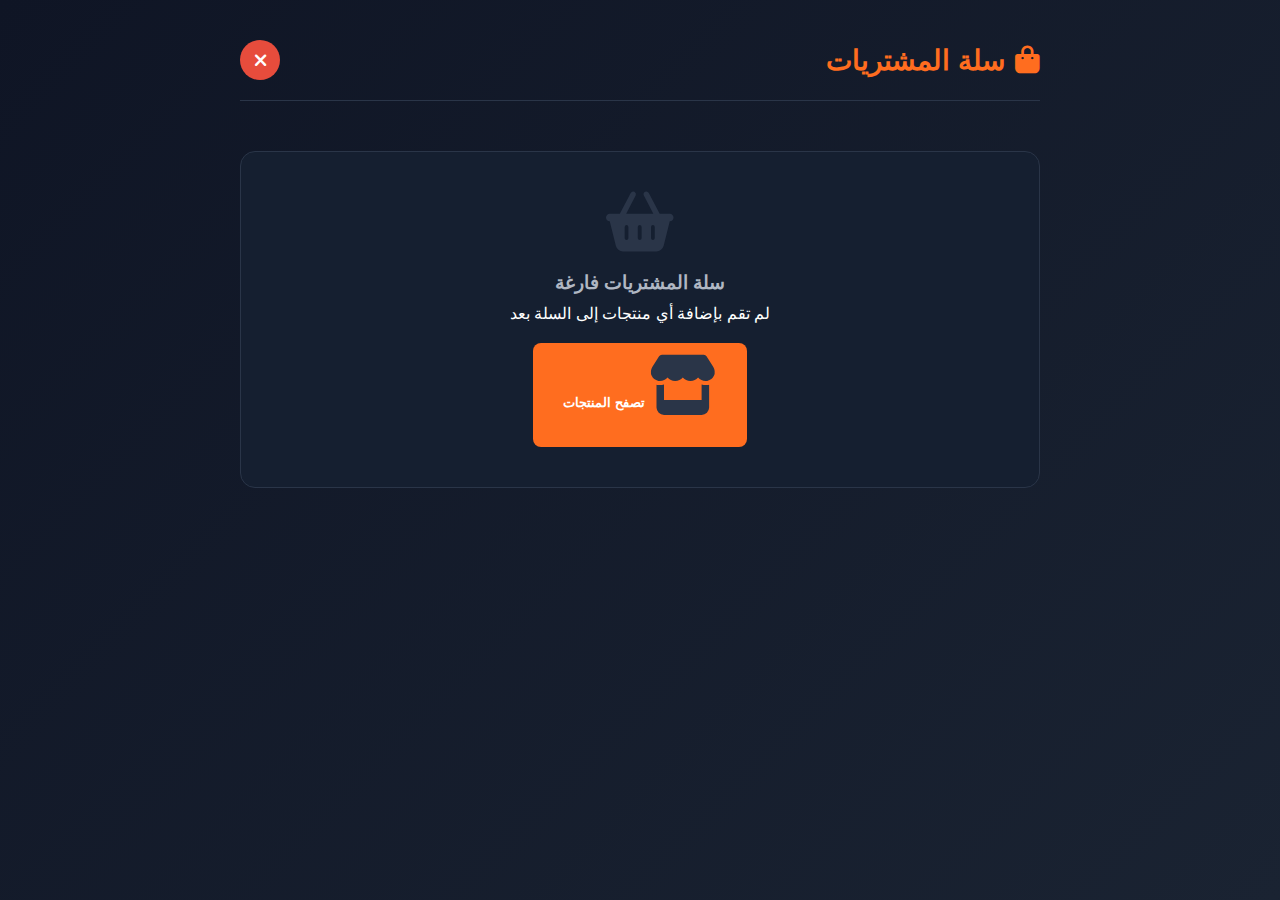
<file: cart.html>
<!DOCTYPE html>
<html lang="ar" dir="rtl">
<head>
    <meta charset="UTF-8">
    <meta name="viewport" content="width=device-width, initial-scale=1.0">
    <title>سلة المشتريات - بيالة</title>
    <style>
        * {
            margin: 0;
            padding: 0;
            box-sizing: border-box;
            font-family: 'Segoe UI', Tahoma, Geneva, Verdana, sans-serif;
        }
        
        :root {
            --primary-bg: #0f1525;
            --secondary-bg: #1a2332;
            --accent: #FF6D1F;
            --text: #ffffff;
            --text-secondary: #b0b7c3;
            --border: #2a3548;
            --success: #2ecc71;
            --danger: #e74c3c;
            --card-bg: #151f30;
        }
        
        body {
            background: linear-gradient(135deg, var(--primary-bg) 0%, var(--secondary-bg) 100%);
            color: var(--text);
            min-height: 100vh;
            padding: 20px;
            padding-bottom: 100px;
        }
        
        .container {
            max-width: 800px;
            margin: 0 auto;
        }
        
        /* الهيدر */
        .header {
            display: flex;
            justify-content: space-between;
            align-items: center;
            padding: 20px 0;
            margin-bottom: 30px;
            border-bottom: 1px solid var(--border);
        }
        
        .header h1 {
            font-size: 28px;
            color: var(--accent);
            display: flex;
            align-items: center;
            gap: 10px;
        }
        
        /* زر X للإغلاق */
        .close-btn {
            background: var(--danger);
            color: white;
            border: none;
            width: 40px;
            height: 40px;
            border-radius: 50%;
            cursor: pointer;
            display: flex;
            align-items: center;
            justify-content: center;
            font-size: 18px;
            transition: all 0.3s;
        }
        
        .close-btn:hover {
            background: #ff3b2f;
            transform: scale(1.1);
        }
        
        /* رسالة السلة الفارغة */
        .empty-cart-message {
            background: var(--card-bg);
            border: 1px solid var(--border);
            text-align: center;
            padding: 40px 20px;
            border-radius: 15px;
            margin-top: 50px;
        }
        
        .empty-cart-message i {
            font-size: 60px;
            color: var(--border);
            margin-bottom: 20px;
        }
        
        .empty-cart-message h3 {
            margin-bottom: 10px;
            color: var(--text-secondary);
        }
        
        .browse-btn {
            margin-top: 20px;
            padding: 12px 30px;
            background: var(--accent);
            color: white;
            border: none;
            border-radius: 8px;
            cursor: pointer;
            font-weight: 600;
            transition: all 0.3s;
        }
        
        .browse-btn:hover {
            background: #ff8a4d;
            transform: translateY(-2px);
            box-shadow: 0 5px 15px rgba(255, 109, 31, 0.3);
        }
        
        /* قائمة المنتجات */
        .cart-items {
            display: flex;
            flex-direction: column;
            gap: 15px;
            margin-bottom: 30px;
        }
        
        .cart-item {
            background: var(--card-bg);
            border-radius: 12px;
            padding: 20px;
            display: flex;
            align-items: center;
            gap: 20px;
            border: 1px solid var(--border);
            transition: all 0.3s;
            animation: fadeIn 0.5s ease;
            position: relative;
        }
        
        .cart-item:hover {
            transform: translateY(-3px);
            box-shadow: 0 10px 25px rgba(0, 0, 0, 0.2);
            border-color: var(--accent);
        }
        
        .item-image {
            width: 80px;
            height: 80px;
            background: linear-gradient(135deg, #667eea 0%, #764ba2 100%);
            border-radius: 10px;
            display: flex;
            align-items: center;
            justify-content: center;
            font-size: 32px;
            color: rgba(255, 255, 255, 0.2);
            flex-shrink: 0;
        }
        
        .item-details {
            flex: 1;
        }
        
        .item-header {
            display: flex;
            justify-content: space-between;
            align-items: flex-start;
            margin-bottom: 15px;
        }
        
        .item-name {
            font-size: 18px;
            font-weight: 600;
            color: var(--text);
        }
        
        .item-brand {
            color: var(--accent);
            font-size: 14px;
            background: rgba(255, 109, 31, 0.1);
            padding: 4px 12px;
            border-radius: 20px;
            display: inline-block;
            margin-top: 5px;
        }
        
        .item-price {
            font-size: 20px;
            font-weight: 700;
            color: var(--accent);
        }
        
        /* التحكم في الكمية والإجراءات */
        .item-controls {
            display: flex;
            align-items: center;
            justify-content: space-between;
            margin-top: 15px;
        }
        
        .quantity-control {
            display: flex;
            align-items: center;
            background: var(--primary-bg);
            border-radius: 8px;
            padding: 5px;
            border: 1px solid var(--border);
        }
        
        .qty-btn {
            background: transparent;
            border: none;
            color: var(--text);
            width: 30px;
            height: 30px;
            cursor: pointer;
            display: flex;
            align-items: center;
            justify-content: center;
            border-radius: 6px;
            transition: all 0.2s;
        }
        
        .qty-btn:hover {
            background: var(--border);
        }
        
        .quantity {
            width: 40px;
            text-align: center;
            font-weight: 600;
            color: var(--text);
        }
        
        /* زر الحذف مع تأكيد */
        .delete-section {
            display: flex;
            align-items: center;
            gap: 10px;
            position: relative;
        }
        
        .delete-btn {
            background: rgba(231, 76, 60, 0.1);
            color: var(--danger);
            border: 1px solid rgba(231, 76, 60, 0.3);
            padding: 8px 15px;
            border-radius: 8px;
            cursor: pointer;
            display: flex;
            align-items: center;
            gap: 8px;
            transition: all 0.3s;
            font-size: 14px;
        }
        
        .delete-btn:hover {
            background: var(--danger);
            color: white;
        }
        
        .confirm-delete {
            display: none;
            align-items: center;
            gap: 8px;
            background: rgba(0, 0, 0, 0.8);
            padding: 8px 12px;
            border-radius: 8px;
            position: absolute;
            right: 0;
            top: 0;
            z-index: 10;
        }
        
        .confirm-delete.show {
            display: flex;
            animation: fadeIn 0.3s ease;
        }
        
        .confirm-delete span {
            color: white;
            font-size: 13px;
            margin-right: 8px;
        }
        
        .confirm-yes, .confirm-no {
            padding: 4px 12px;
            border: none;
            border-radius: 4px;
            cursor: pointer;
            font-size: 12px;
            font-weight: 600;
            transition: all 0.2s;
        }
        
        .confirm-yes {
            background: var(--danger);
            color: white;
        }
        
        .confirm-yes:hover {
            background: #ff3b2f;
        }
        
        .confirm-no {
            background: var(--border);
            color: white;
        }
        
        .confirm-no:hover {
            background: #3a4659;
        }
        
        /* ملخص السلة */
        .cart-summary {
            background: var(--card-bg);
            border-radius: 15px;
            padding: 25px;
            border: 1px solid var(--border);
            position: sticky;
            bottom: 20px;
            box-shadow: 0 10px 30px rgba(0, 0, 0, 0.3);
        }
        
        .summary-header {
            display: flex;
            justify-content: space-between;
            align-items: center;
            margin-bottom: 20px;
            padding-bottom: 15px;
            border-bottom: 1px solid var(--border);
        }
        
        .summary-header h3 {
            color: var(--text);
            font-size: 20px;
        }
        
        .total-items {
            background: var(--accent);
            color: white;
            padding: 5px 12px;
            border-radius: 20px;
            font-size: 14px;
            font-weight: 600;
        }
        
        .summary-details {
            display: flex;
            flex-direction: column;
            gap: 15px;
            margin-bottom: 25px;
        }
        
        .summary-row {
            display: flex;
            justify-content: space-between;
            align-items: center;
        }
        
        .summary-label {
            color: var(--text-secondary);
        }
        
        .summary-value {
            font-weight: 600;
            color: var(--text);
        }
        
        .discount {
            color: var(--success);
        }
        
        .total-row {
            padding-top: 15px;
            border-top: 2px solid var(--border);
            margin-top: 5px;
            font-size: 18px;
        }
        
        .total-value {
            color: var(--accent);
            font-size: 24px;
            font-weight: 700;
        }
        
        /* زر الشراء */
        .checkout-btn {
            width: 100%;
            padding: 18px;
            background: linear-gradient(135deg, var(--accent) 0%, #ff8a4d 100%);
            color: white;
            border: none;
            border-radius: 12px;
            font-size: 18px;
            font-weight: 700;
            cursor: pointer;
            display: flex;
            align-items: center;
            justify-content: center;
            gap: 12px;
            transition: all 0.3s;
            margin-top: 10px;
        }
        
        .checkout-btn:hover {
            transform: translateY(-3px);
            box-shadow: 0 10px 25px rgba(255, 109, 31, 0.4);
        }
        
        .checkout-btn:disabled {
            background: var(--border);
            cursor: not-allowed;
            transform: none;
            box-shadow: none;
            opacity: 0.6;
        }
        
        /* أنيميشن */
        @keyframes fadeIn {
            from {
                opacity: 0;
                transform: translateY(10px);
            }
            to {
                opacity: 1;
                transform: translateY(0);
            }
        }
        
        /* التكيف مع الشاشات الصغيرة */
        @media (max-width: 768px) {
            .container {
                padding: 10px;
            }
            
            .header h1 {
                font-size: 22px;
            }
            
            .cart-item {
                flex-direction: column;
                text-align: center;
                gap: 15px;
            }
            
            .item-header {
                flex-direction: column;
                gap: 10px;
            }
            
            .item-controls {
                flex-direction: column;
                gap: 15px;
                width: 100%;
            }
            
            .delete-section {
                flex-direction: column;
                width: 100%;
            }
            
            .confirm-delete {
                position: relative;
                width: 100%;
                justify-content: center;
                margin-top: 10px;
            }
            
            .confirm-yes, .confirm-no {
                padding: 8px;
                flex: 1;
            }
            
            .cart-summary {
                position: static;
                margin-top: 30px;
            }
        }
    </style>
    <link rel="stylesheet" href="https://cdnjs.cloudflare.com/ajax/libs/font-awesome/6.0.0/css/all.min.css">
</head>
<body>
    <div class="container">
        <!-- الهيدر -->
        <header class="header">
            <h1>
                <i class="fas fa-shopping-bag"></i>
                سلة المشتريات
            </h1>
            <!-- زر X للإغلاق -->
            <button class="close-btn" id="close-btn">
                <i class="fas fa-times"></i>
            </button>
        </header>

        <!-- رسالة السلة الفارغة -->
        <div id="empty-cart" class="empty-cart-message" style="display: none;">
            <i class="fas fa-shopping-basket"></i>
            <h3>سلة المشتريات فارغة</h3>
            <p>لم تقم بإضافة أي منتجات إلى السلة بعد</p>
            <button class="browse-btn" id="browse-products">
                <i class="fas fa-store"></i>
                تصفح المنتجات
            </button>
        </div>

        <!-- قائمة المنتجات -->
        <div class="cart-items" id="cart-items">
            <!-- المنتجات ستظهر هنا -->
        </div>

        <!-- ملخص السلة -->
        <div class="cart-summary" id="cart-summary" style="display: none;">
            <div class="summary-header">
                <h3>ملخص الطلب</h3>
                <span class="total-items" id="total-items">0 منتجات</span>
            </div>
            <div class="summary-details">
                <div class="summary-row">
                    <span class="summary-label">المجموع الجزئي</span>
                    <span class="summary-value" id="subtotal">$0</span>
                </div>
                <div class="summary-row">
                    <span class="summary-label">التوصيل</span>
                    <span class="summary-value" id="shipping">$25</span>
                </div>
                <div class="summary-row">
                    <span class="summary-label">الخصم</span>
                    <span class="summary-value discount" id="discount">-$50</span>
                </div>
                <div class="summary-row total-row">
                    <span class="summary-label">المجموع الكلي</span>
                    <span class="summary-value total-value" id="total">$0</span>
                </div>
            </div>
            <!-- زر الشراء -->
            <button class="checkout-btn" id="checkout-btn" disabled>
                <i class="fas fa-shopping-cart"></i>
                إتمام الشراء
            </button>
        </div>
    </div>

    <script>
        // ===== نظام السلة =====
        const cart = {
            items: [],
            subtotal: 0,
            shipping: 25,
            discount: 50,
            total: 0
        };

        // ===== تحميل السلة من localStorage =====
        function loadCart() {
            const savedCart = localStorage.getItem('biyalaCart');
            if (savedCart) {
                cart.items = JSON.parse(savedCart);
                console.log('📦 تم تحميل السلة:', cart.items);
            }
            updateCartDisplay();
        }

        // ===== حفظ السلة في localStorage =====
        function saveCart() {
            localStorage.setItem('biyalaCart', JSON.stringify(cart.items));
        }

        // ===== تحديث عرض السلة =====
        function updateCartDisplay() {
            const cartItemsContainer = document.getElementById('cart-items');
            const emptyCartMessage = document.getElementById('empty-cart');
            const cartSummary = document.getElementById('cart-summary');
            const checkoutBtn = document.getElementById('checkout-btn');

            // إذا كانت السلة فارغة
            if (cart.items.length === 0) {
                cartItemsContainer.innerHTML = '';
                emptyCartMessage.style.display = 'block';
                cartSummary.style.display = 'none';
                return;
            }

            // إخفاء رسالة السلة الفارغة
            emptyCartMessage.style.display = 'none';
            cartSummary.style.display = 'block';

            // تحديث قائمة المنتجات
            cartItemsContainer.innerHTML = '';
            cart.subtotal = 0;

            cart.items.forEach((item, index) => {
                cart.subtotal += item.price * item.quantity;

                const cartItem = document.createElement('div');
                cartItem.className = 'cart-item';
                cartItem.innerHTML = `
                    <div class="item-image">
                        <i class="fas fa-tshirt"></i>
                    </div>
                    <div class="item-details">
                        <div class="item-header">
                            <div>
                                <div class="item-name">${item.name}</div>
                                <span class="item-brand">${item.brand}</span>
                            </div>
                            <div class="item-price">$${item.price}</div>
                        </div>
                        <div class="item-controls">
                            <div class="quantity-control">
                                <button class="qty-btn minus" data-index="${index}">
                                    <i class="fas fa-minus"></i>
                                </button>
                                <span class="quantity">${item.quantity}</span>
                                <button class="qty-btn plus" data-index="${index}">
                                    <i class="fas fa-plus"></i>
                                </button>
                            </div>
                            <div class="delete-section" id="delete-section-${index}">
                                <button class="delete-btn" data-index="${index}" id="delete-btn-${index}">
                                    <i class="fas fa-trash"></i>
                                    حذف
                                </button>
                                <div class="confirm-delete" id="confirm-delete-${index}">
                                    <span>تأكيد الحذف؟</span>
                                    <button class="confirm-yes" data-index="${index}">نعم</button>
                                    <button class="confirm-no" data-index="${index}">لا</button>
                                </div>
                            </div>
                        </div>
                    </div>
                `;

                cartItemsContainer.appendChild(cartItem);
            });

            // تحديث المبالغ
            cart.total = cart.subtotal + cart.shipping - cart.discount;
            
            document.getElementById('subtotal').textContent = `$${cart.subtotal}`;
            document.getElementById('total').textContent = `$${cart.total}`;
            document.getElementById('total-items').textContent = `${cart.items.length} منتجات`;

            // تفعيل زر الشراء
            checkoutBtn.disabled = false;
            checkoutBtn.innerHTML = `
                <i class="fas fa-shopping-cart"></i>
                إتمام الشراء
            `;

            // إضافة الأحداث للمنتجات
            setupCartEvents();
        }

        // ===== إعداد أحداث السلة =====
        function setupCartEvents() {
            // أحداث زيادة الكمية
            document.querySelectorAll('.qty-btn.plus').forEach(btn => {
                btn.addEventListener('click', function() {
                    const index = parseInt(this.dataset.index);
                    cart.items[index].quantity++;
                    saveCart();
                    updateCartDisplay();
                });
            });

            // أحداث نقصان الكمية
            document.querySelectorAll('.qty-btn.minus').forEach(btn => {
                btn.addEventListener('click', function() {
                    const index = parseInt(this.dataset.index);
                    if (cart.items[index].quantity > 1) {
                        cart.items[index].quantity--;
                        saveCart();
                        updateCartDisplay();
                    } else {
                        // إذا كانت الكمية 1، عرض تأكيد الحذف
                        const deleteBtn = document.getElementById(`delete-btn-${index}`);
                        const confirmDelete = document.getElementById(`confirm-delete-${index}`);
                        
                        deleteBtn.style.display = 'none';
                        confirmDelete.classList.add('show');
                    }
                });
            });

            // أحداث حذف المنتج مع تأكيد مدمج
            document.querySelectorAll('.delete-btn').forEach(btn => {
                btn.addEventListener('click', function() {
                    const index = parseInt(this.dataset.index);
                    const confirmDelete = document.getElementById(`confirm-delete-${index}`);
                    
                    this.style.display = 'none';
                    confirmDelete.classList.add('show');
                });
            });

            // أحداث تأكيد الحذف (نعم)
            document.querySelectorAll('.confirm-yes').forEach(btn => {
                btn.addEventListener('click', function() {
                    const index = parseInt(this.dataset.index);
                    cart.items.splice(index, 1);
                    saveCart();
                    updateCartDisplay();
                });
            });

            // أحداث إلغاء الحذف (لا)
            document.querySelectorAll('.confirm-no').forEach(btn => {
                btn.addEventListener('click', function() {
                    const index = parseInt(this.dataset.index);
                    const deleteBtn = document.getElementById(`delete-btn-${index}`);
                    const confirmDelete = document.getElementById(`confirm-delete-${index}`);
                    
                    deleteBtn.style.display = 'flex';
                    confirmDelete.classList.remove('show');
                });
            });
        }

        // ===== إتمام الشراء =====
        function checkout() {
            if (cart.items.length === 0) return;

            // حفظ المنتجات المختارة
            localStorage.setItem('selectedCartItems', JSON.stringify(cart.items));
            
            // الانتقال لصفحة الشراء
            window.location.href = 'Purchase page.html?from=cart';
        }

        // ===== إغلاق صفحة السلة =====
        function closeCartPage() {
            if (window.history.length > 1) {
                window.history.back();
            } else {
                window.location.href = 'index.html';
            }
        }

        // ===== إعداد الأزرار =====
        function setupButtons() {
            // زر X للإغلاق
            document.getElementById('close-btn').addEventListener('click', closeCartPage);
            
            // زر تصفح المنتجات
            document.getElementById('browse-products').addEventListener('click', function() {
                window.location.href = 'index.html';
            });
            
            // زر إتمام الشراء
            document.getElementById('checkout-btn').addEventListener('click', checkout);
        }

        // ===== تهيئة الصفحة =====
        function initCartPage() {
            console.log('🛒 بدء تحميل صفحة السلة');
            loadCart();
            setupButtons();
        }

        // ===== البدء =====
        document.addEventListener('DOMContentLoaded', initCartPage);
    </script>
</body>
</html>
</file>
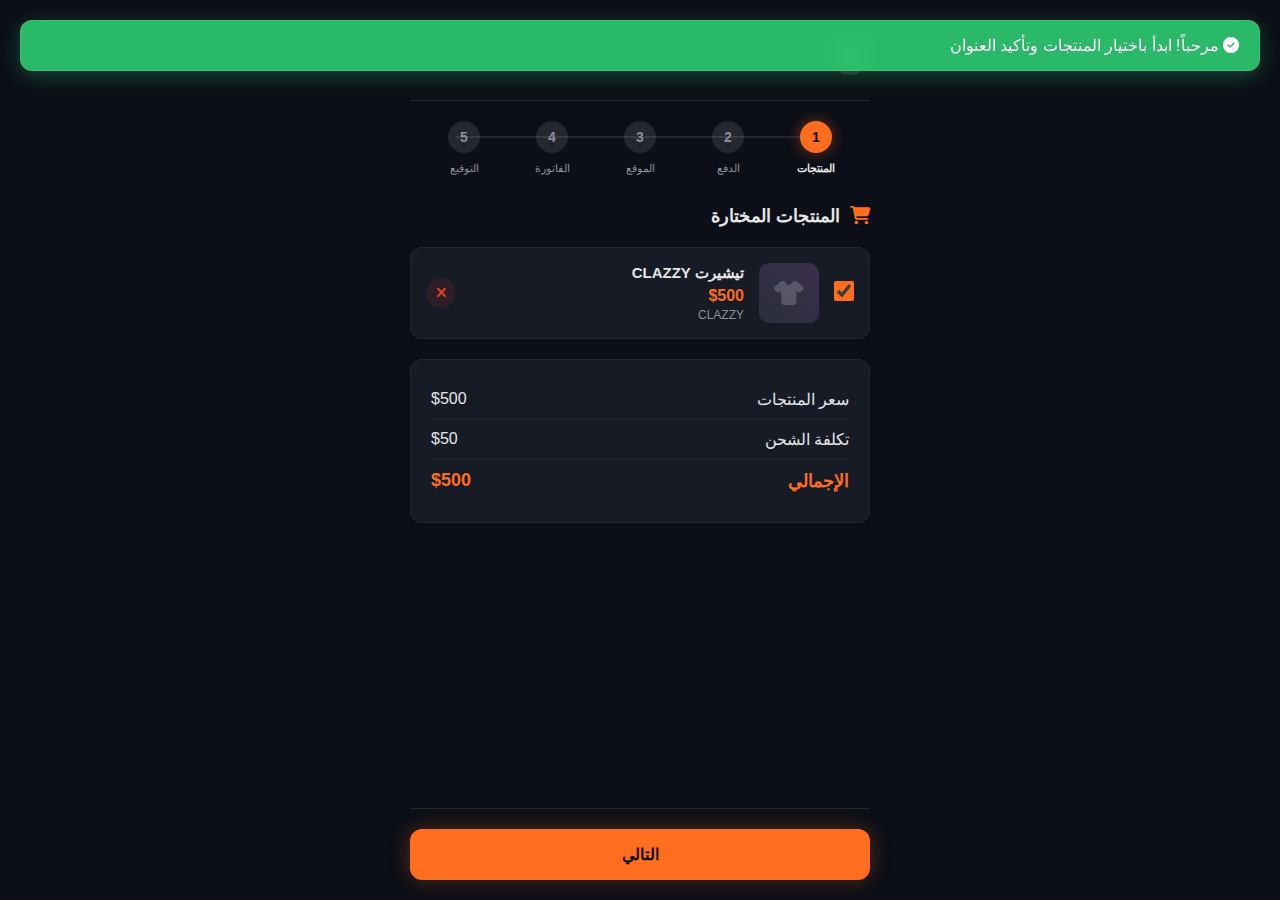
<file: Purchase page.html>
<!DOCTYPE html>
<html lang="ar" dir="rtl">
<head>
    <meta charset="UTF-8">
    <meta name="viewport" content="width=device-width, initial-scale=1.0">
    <title>إتمام الشراء - بيالة</title>
    <link rel="stylesheet" href="https://cdnjs.cloudflare.com/ajax/libs/font-awesome/6.4.0/css/all.min.css">
     <link rel="stylesheet" href="purchase.css">
   
</head>
<body>
    <div class="purchase-container">
        <!-- الهيدر -->
        <div class="purchase-header">
            <button class="back-button" id="close-purchase">
                <i class="fas fa-times"></i>
            </button>
           
            <div style="width: 40px;"></div> <!-- مساحة للتوازن -->
        </div>
        
        <!-- شريط التقدم -->
        <div class="progress-steps">
            <div class="step active" data-step="1">
                <div class="step-circle">1</div>
                <div class="step-text">المنتجات</div>
            </div>
            <div class="step" data-step="2">
                <div class="step-circle">2</div>
                <div class="step-text">الدفع</div>
            </div>
            <div class="step" data-step="3">
                <div class="step-circle">3</div>
                <div class="step-text">الموقع</div>
            </div>
            <div class="step" data-step="4">
                <div class="step-circle">4</div>
                <div class="step-text">الفاتورة</div>
            </div>
            <div class="step" data-step="5">
                <div class="step-circle">5</div>
                <div class="step-text">التوقيع</div>
            </div>
        </div>
        
        <!-- المرحلة 1: اختيار المنتجات -->
        <div class="step-content active" id="step1">
            <h2 class="section-title"><i class="fas fa-shopping-cart"></i> المنتجات المختارة</h2>
            
            <div class="product-selection" id="product-list">
                <!-- المنتجات تضاف هنا بالجافاسكريبت -->
            </div>
            
            <div class="order-summary">
                <div class="summary-row">
                    <span>سعر المنتجات</span>
                    <span id="subtotal-price">$0</span>
                </div>
                <div class="summary-row">
                    <span>تكلفة الشحن</span>
                    <span id="shipping-price">$50</span>
                </div>
                <div class="summary-row">
                    <span>الإجمالي</span>
                    <span id="total-price">$50</span>
                </div>
            </div>
        </div>
        
        <!-- المرحلة 2: طريقة الدفع -->
        <div class="step-content" id="step2">
            <h2 class="section-title"><i class="fas fa-credit-card"></i> طريقة الدفع</h2>
            <p style="color: #8A8F9C; margin-bottom: 20px; font-size: 14px;">اختر طريقة الدفع المناسبة لك</p>
            
            <div class="payment-methods">
                <div class="payment-option selected" data-method="vodafone">
                    <div class="payment-icon" style="background: #E60000; color: white;">
                        <i class="fas fa-mobile-alt"></i>
                    </div>
                    <div class="payment-details">
                        <div class="payment-name">فودافون كاش</div>
                        <div class="payment-desc">تحويل فوري عبر رقم الهاتف</div>
                    </div>
                    <div class="payment-radio"></div>
                </div>
                
                <div class="payment-option" data-method="instapay">
                    <div class="payment-icon" style="background: #1E429F; color: white;">
                        <i class="fas fa-university"></i>
                    </div>
                    <div class="payment-details">
                        <div class="payment-name">إنستاباي</div>
                        <div class="payment-desc">تحويل بنكي فوري</div>
                    </div>
                    <div class="payment-radio"></div>
                </div>
                
                <div class="payment-option" data-method="bank">
                    <div class="payment-icon" style="background: #059669; color: white;">
                        <i class="fas fa-landmark"></i>
                    </div>
                    <div class="payment-details">
                        <div class="payment-name">تحويل بنكي</div>
                        <div class="payment-desc">تحويل لحساب البنك</div>
                    </div>
                    <div class="payment-radio"></div>
                </div>
                
                <div class="payment-option" data-method="cod">
                    <div class="payment-icon" style="background: #7C3AED; color: white;">
                        <i class="fas fa-money-bill-wave"></i>
                    </div>
                    <div class="payment-details">
                        <div class="payment-name">الدفع عند الاستلام</div>
                        <div class="payment-desc">ادفع عند استلام المنتج</div>
                    </div>
                    <div class="payment-radio"></div>
                </div>
            </div>
            
            <div class="payment-notice">
                <i class="fas fa-info-circle"></i> سيتم إرسال تفاصيل التحويل للبائع  بعد تأكيد الطلب 
                ..عليك ارسال صوره التحويل
            </div>
        </div>
        
        <!-- المرحلة 3: الموقع -->
       <!-- المرحلة 3: الموقع -->
<div class="step-content" id="step3">
    <h2 class="section-title"><i class="fas fa-map-marker-alt"></i> عنوان التوصيل</h2>
    
    <div class="location-container">
        <div class="address-section">
            <div class="address-header">
                <i class="fas fa-home"></i>
                <h3>العنوان الحالي</h3>
            </div>
            <div class="current-address-display" id="current-address-display">
                القاهرة، مصر، شارع التحرير، مبنى 12، شقة 5
            </div>
            <button class="edit-address-btn" id="use-current-address">
                <i class="fas fa-check"></i> استخدام هذا العنوان
            </button>
        </div>
        
        <div class="divider">
            <span>أو</span>
        </div>
        
        <div class="new-address-section">
            <div class="address-header">
                <i class="fas fa-plus-circle"></i>
                <h3>أدخل عنوان جديد</h3>
            </div>
            
            <div class="address-form">
                <div class="form-group">
                    <label for="governorate">المحافظة</label>
                    <select id="governorate" class="form-select">
                        <option value="">اختر المحافظة</option>
                        <option value="cairo">القاهرة</option>
                        <option value="giza">الجيزة</option>
                        <option value="alexandria">الإسكندرية</option>
                        <option value="sharqia">الشرقية</option>
                        <option value="daqahlia">الدقهلية</option>
                        <option value="gharbia">الغربية</option>
                    </select>
                </div>
                
                <div class="form-group">
                    <label for="city">المدينة/الحي</label>
                    <input type="text" id="city" class="form-input" placeholder="أدخل المدينة أو الحي">
                </div>
                
                <div class="form-group">
                    <label for="street">الشارع</label>
                    <input type="text" id="street" class="form-input" placeholder="اسم الشارع والمبنى">
                </div>
                
                <div class="form-group">
                    <label for="details">تفاصيل إضافية</label>
                    <textarea id="details" class="form-textarea" placeholder="رقم الشقة، الطابق، أقرب علامة مميزة..." rows="2"></textarea>
                </div>
                
                <button class="save-address-btn" id="save-new-address">
                    <i class="fas fa-save"></i> حفظ العنوان الجديد
                </button>
            </div>
        </div>
    </div>
    
    <div class="shipping-notice">
        <div class="notice-icon">
            <i class="fas fa-shipping-fast"></i>
        </div>
        <div class="notice-content">
            <strong>معلومات التوصيل:</strong>
            <p>التوصيل خلال 3-5 أيام عمل • يمكنك تغيير العنوان حتى تأكيد الطلب</p>
        </div>
    </div>
</div>
        <!-- المرحلة 4: الفاتورة -->
        <div class="step-content" id="step4">
            <h2 class="section-title"><i class="fas fa-file-invoice"></i> الفاتورة النهائية</h2>
            
            <div class="invoice-container">
                <div class="invoice-header">
                    <div class="invoice-title">فاتورة شراء</div>
                    <div class="invoice-subtitle">رقم الفاتورة: #BIY-7842</div>
                    <div class="invoice-subtitle">التاريخ: 15 سبتمبر 2024</div>
                </div>
                
                <div class="invoice-details">
                    <div class="invoice-row">
                        <span>المنتجات (2)</span>
                        <span id="invoice-subtotal">$500</span>
                    </div>
                    <div class="invoice-row">
                        <span>الشحن</span>
                        <span id="invoice-shipping">$50</span>
                    </div>
                    <div class="invoice-row">
                        <span>الخصم</span>
                        <span id="invoice-discount">-$50</span>
                    </div>
                    <div class="invoice-row total">
                        <span>المبلغ الإجمالي</span>
                        <span id="invoice-total">$500</span>
                    </div>
                </div>
                
                <div class="invoice-notes">
                    <strong><i class="fas fa-exclamation-circle"></i> ملاحظات مهمة:</strong>
                    <ul>
                        <li>الفاتورة سترسل للبائع   فور التأكيد</li>
                        <li>يمكنك تتبع حالة الطلب من صفحة الإعدادات</li>
                        <li>سيتم إرسال إشعارات عند كل تحديث للطلب</li>
                        <li>مدة استرجاع المنتج 48 ساعة من وقت الاستلام</li>
                    </ul>
                </div>
            </div>
        </div>
        
        <!-- المرحلة 5: التوقيع -->
        <div class="step-content" id="step5">
            <h2 class="section-title"><i class="fas fa-signature"></i> التوقيع والتأكيد</h2>
            
            <div class="signature-container">
                <div class="signature-title">التوقيع الإلكتروني</div>
                <p style="color: #8A8F9C; margin-bottom: 20px; font-size: 14px;">وقع في المساحة أدناه لتأكيد موافقتك على الشروط</p>
                
                <canvas class="signature-canvas" id="signature-canvas"></canvas>
                
                <div class="signature-actions">
                    <button class="signature-btn" id="clear-signature">
                        <i class="fas fa-eraser"></i> مسح
                    </button>
                    <button class="signature-btn" id="undo-signature">
                        <i class="fas fa-undo"></i> تراجع
                    </button>
                </div>
                
                <div class="terms-agreement">
                    <input type="checkbox" id="terms-agree" class="terms-checkbox">
                    <label for="terms-agree" class="terms-label">
                        أوافق على <a href="#">الشروط والأحكام</a> وسياسة الاسترجاع
                    </label>
                </div>
            </div>
        </div>
        
        <!-- رسالة النجاح -->
        <div class="success-message" id="success-message">
            <div class="success-icon">
                <i class="fas fa-check"></i>
            </div>
            <div class="success-title">تم تأكيد الطلب بنجاح!</div>
            
            <div class="success-desc">
                تم إرسال فاتورتك للبائع عبر تليجرام<br>
                يمكنك متابعة حالة الطلب من صفحة الإعدادات
            </div>
            
            <div class="telegram-notice">
                <i class="fab fa-telegram"></i> تم إرسال إشعار للبائع وسيتم التواصل معك قريباً لتأكيد طريقة الدفع
            </div>
            
            <div style="margin-top: 30px;">
                <button class="step-btn btn-confirm" id="back-to-home" style="max-width: 200px;">
                    العودة للرئيسية
                </button>
            </div>
        </div>
        
        <!-- أزرار التنقل -->
        <div class="step-buttons" id="step-buttons">
            <button class="step-btn btn-back hidden" id="prev-step">رجوع</button>
            <button class="step-btn btn-next" id="next-step">التالي</button>
            <button class="step-btn btn-confirm hidden" id="confirm-order">تأكيد الطلب</button>
        </div>
    </div>
    
    <!-- نافذة تأكيد الإرسال -->
    <div class="confirm-dialog" id="confirm-dialog">
        <div class="confirm-box">
            <div class="confirm-title">تأكيد إرسال الطلب</div>
            <div class="confirm-text">
                هل أنت متأكد من إرسال الطلب؟<br>
                سيتم إرسال الفاتورة للبائع  ولا يمكن التراجع بعد التأكيد.
            </div>
            <div class="confirm-buttons">
                <button class="confirm-btn confirm-cancel" id="cancel-confirm">إلغاء</button>
                <button class="confirm-btn confirm-ok" id="confirm-send">تأكيد الإرسال</button>
            </div>
        </div>
    </div>

        <script src="purchase.js"></script>
</body>
</html>
</file>
<file: styleHome.css>
/* نظام الألوان العالمي */
:root {
    --space-black: #0C0F17;
    --light-text: #E6E6E6;
    --accent-orange: #FF6D1F;
    --danger-red: #ED3F27;
    --card-bg: #161B26;
    --overlay-bg: rgba(12, 15, 23, 0.95);
    --border-radius: 24px;
    --border-radius-sm: 16px;
    --border-radius-xs: 12px;
}

/* الخطوط */
@import url('https://fonts.googleapis.com/css2?family=IBM+Plex+Sans+Arabic:wght@300;400;500;600;700&display=swap');

* {
    margin: 0;
    padding: 0;
    box-sizing: border-box;
    -webkit-tap-highlight-color: transparent;
}

body {
    font-family: 'IBM Plex Sans Arabic', sans-serif;
    background-color: var(--space-black);
    color: var(--light-text);
    min-height: 100vh;
    padding-bottom: 85px;
    overflow-x: hidden;
}

/* ==== الصفحات ==== */
.page {
    display: none;
    min-height: calc(100vh - 85px);
}

.page.active {
    display: block;
}

/* ==== التنقل السفلي ==== */
/* ==== التنقل السفلي - أيقونات صغيرة ==== */
.bottom-nav {
    position: fixed;
    bottom: 0;
    right: 0;
    left: 0;
    background-color: var(--card-bg);
    display: flex;
    justify-content: space-around;
    align-items: center;
    padding: 8px 5px 12px; /* padding أقل */
    border-top-right-radius: 20px;
    border-top-left-radius: 20px;
    box-shadow: 0 -4px 20px rgba(0, 0, 0, 0.3);
    z-index: 1000;
    border: 1px solid rgba(255, 255, 255, 0.05);
    height: 60px; /* ارتفاع أقل */
}

.nav-item {
    display: flex;
    flex-direction: column;
    align-items: center;
    justify-content: center;
    color: #8A8F9C;
    cursor: pointer;
    position: relative;
    flex: 1;
    padding: 0;
    min-height: 44px;
}

.nav-item.active {
    color: var(--accent-orange);
}

.nav-item i {
    font-size: 18px; /* أيقونات أصغر */
    margin-bottom: 4px;
    transition: transform 0.2s ease;
}

.nav-item span {
    font-size: 10px; /* نص أصغر */
    font-weight: 500;
    white-space: nowrap;
}

.nav-glow {
    position: absolute;
    top: -4px;
    width: 4px;
    height: 4px;
    background-color: var(--accent-orange);
    border-radius: 50%;
    opacity: 0;
    box-shadow: 0 0 8px var(--accent-orange);
}

.nav-item.active .nav-glow {
    opacity: 1;
}

/* تأثير اللمس */
.nav-item:active {
    opacity: 0.6;
}

/* ==== الهيدر ==== */
.app-header {
    padding: 18px 16px 12px;
    display: flex;
    align-items: center;
    justify-content: space-between;
    position: sticky;
    top: 0;
    background-color: rgba(12, 15, 23, 0.9);
    z-index: 900;
    border-bottom: 1px solid rgba(255, 255, 255, 0.05);
}

.logo-container {
    display: flex;
    align-items: center;
    gap: 12px;
}

.logo-gif {
    width: 52px;
    height: 52px;
    border-radius: 50%;
    object-fit: cover;
    box-shadow: 0 0 20px rgba(255, 109, 31, 0.4);
    border: 2px solid rgba(255, 109, 31, 0.3);
}



/* ==== شريط البحث ==== */
.search-wrapper {
    padding: 0 16px 16px;
    display: flex;
    align-items: center;
    gap: 12px;
    margin-top: 12px;
  margin-right: 50px;
}

.search-container {
    flex: 1;
    display: flex;
    align-items: center;
    background-color: rgba(22, 27, 38, 0.8);
    border-radius: 50px;
    padding: 0 18px;
    height: 52px;
    border: 1px solid rgba(255, 255, 255, 0.08);
}

.search-container i {
    color: #8A8F9C;
    font-size: 18px;
    margin-left: 10px;
}

.search-container input {
    flex: 1;
    background: none;
    border: none;
    color: var(--light-text);
    font-size: 15px;
    padding: 16px 0;
    outline: none;
    font-family: 'IBM Plex Sans Arabic', sans-serif;
}

.search-container input::placeholder {
    color: #6A6F7C;
}

/* ==== أيقونة الحساب ==== */
.account-icon {
    width: 52px;
    height: 52px;
    background: linear-gradient(135deg, var(--accent-orange), #FF9E6D);
    border-radius: 50%;
    display: flex;
    align-items: center;
    justify-content: center;
    color: var(--space-black);
    font-size: 20px;
    cursor: pointer;
    box-shadow: 0 0 20px rgba(255, 109, 31, 0.3);
    border: 2px solid rgba(255, 255, 255, 0.1);
}

/* ==== أيقونة السلة ==== */
.cart-icon-wrapper {
    position: absolute;
    top: 18px;
    right: 16px;
}

.cart-icon {
    width: 46px;
    height: 46px;
    background: linear-gradient(135deg, var(--accent-orange), #FF9E6D);
    border-radius: 50%;
    display: flex;
    align-items: center;
    justify-content: center;
    color: var(--space-black);
    font-size: 18px;
    cursor: pointer;
    box-shadow: 0 0 20px rgba(255, 109, 31, 0.4);
    border: 2px solid rgba(255, 255, 255, 0.1);
    position: relative;
}

.cart-badge {
    position: absolute;
    top: -3px;
    right: -3px;
    background-color: var(--danger-red);
    color: white;
    font-size: 10px;
    font-weight: 800;
    min-width: 18px;
    height: 18px;
    border-radius: 50%;
    display: flex;
    align-items: center;
    justify-content: center;
    box-shadow: 0 0 10px rgba(237, 63, 39, 0.5);
    border: 2px solid var(--space-black);
}

/* ==== شبكة المنتجات ==== */
/* ==== شبكة المنتجات ==== */
.masonry-grid {
    display: flex;
    flex-wrap: wrap;
    gap: 12px;
    padding: 0 16px 30px;
}

.masonry-item {
    width: calc(50% - 6px); /* عمودين للجوال */
    margin-bottom: 12px;
}

/* للشاشات المتوسطة - 3 عواميد */
@media (min-width: 768px) {
    .masonry-item {
        width: calc(33.333% - 8px);
    }
}

/* للشاشات الكبيرة - 4 عواميد */
@media (min-width: 1024px) {
    .masonry-item {
        width: calc(25% - 9px);
    }
}
.masonry-grid {
    columns: 2;
    column-gap: 12px;
    padding: 0 16px 30px;
}

.masonry-item {
    break-inside: avoid;
    margin-bottom: 12px;
    border-radius: var(--border-radius-sm);
    overflow: hidden;
    background-color: var(--card-bg);
    box-shadow: 0 6px 20px rgba(0, 0, 0, 0.25);
    cursor: pointer;
    border: 1px solid rgba(255, 255, 255, 0.05);
}

.product-img {
    width: 100%;
    height: auto;
    display: block;
    background: linear-gradient(45deg, #2A2F3C, #3A2F4C);
    aspect-ratio: 3/4;
    object-fit: cover;
}

.product-info {
    padding: 16px 14px;
}

.brand-name {
    font-size: 14px;
    font-weight: 700;
    color: #D0D5E2;
    margin-bottom: 10px;
    display: flex;
    align-items: center;
    justify-content: space-between;
}

.brand-logo {
    width: 24px;
    height: 24px;
    border-radius: 50%;
    background-color: var(--accent-orange);
    display: flex;
    align-items: center;
    justify-content: center;
    font-size: 12px;
    color: var(--space-black);
    font-weight: 800;
}

.price-section {
    display: flex;
    align-items: center;
    justify-content: space-between;
    margin-top: 12px;
}

.price {
    font-size: 18px;
    font-weight: 800;
    color: var(--light-text);
}

.discount-badge {
    background-color: var(--danger-red);
    color: white;
    font-size: 11px;
    font-weight: 800;
    padding: 4px 10px;
    border-radius: 20px;
    display: inline-block;
}

.likes {
    display: flex;
    align-items: center;
    gap: 6px;
    font-size: 13px;
    color: #9CA3AF;
    margin-top: 12px;
}

.likes i {
    color: var(--danger-red);
    font-size: 14px;
}

/* ==== بطاقة المنتج ==== */
.card-overlay {
    position: fixed;
    top: 0;
    right: 0;
    bottom: 0;
    left: 0;
    background-color: var(--overlay-bg);
    z-index: 2000;
    display: none;
    align-items: center;
    justify-content: center;
    padding: 20px;
}

.card-overlay.active {
    display: flex;
}

.flip-card {
    width: 100%;
    max-width: 420px;
    height: 85vh;
    max-height: 700px;
    perspective: 1000px;
}

.flip-card-inner {
    position: relative;
    width: 100%;
    height: 100%;
    transition: transform 0.6s;
    transform-style: preserve-3d;
}

.flip-card.flipped .flip-card-inner {
    transform: rotateY(180deg);
}

.card-front, .card-back {
    position: absolute;
    width: 100%;
    height: 100%;
    backface-visibility: hidden;
    border-radius: var(--border-radius);
    overflow: hidden;
    background-color: var(--card-bg);
    box-shadow: 0 25px 50px rgba(0, 0, 0, 0.5);
    border: 1px solid rgba(255, 255, 255, 0.08);
}

.card-back {
    transform: rotateY(180deg);
    padding: 25px;
    display: flex;
    flex-direction: column;
}

/* الوجه الأمامي */
.product-image-large {
    width: 100%;
    height: 55%;
    background: linear-gradient(45deg, #2A2F3C, #3A2F4C);
    display: flex;
    align-items: center;
    justify-content: center;
    font-size: 60px;
    color: rgba(255, 255, 255, 0.1);
}

.front-content {
    padding: 25px;
}

.front-header {
    display: flex;
    justify-content: space-between;
    align-items: center;
    margin-bottom: 20px;
}

.brand-info {
    display: flex;
    align-items: center;
    gap: 12px;
}

.brand-logo-large {
    width: 50px;
    height: 50px;
    border-radius: 50%;
    background: linear-gradient(135deg, var(--accent-orange), #FF9E6D);
    display: flex;
    align-items: center;
    justify-content: center;
    font-size: 20px;
    color: var(--space-black);
    font-weight: 800;
    box-shadow: 0 0 20px rgba(255, 109, 31, 0.4);
}

.brand-name-large {
    font-size: 22px;
    font-weight: 800;
    color: var(--light-text);
}

.brand-link {
    color: var(--accent-orange);
    font-size: 14px;
    text-decoration: none;
    display: flex;
    align-items: center;
    gap: 5px;
    margin-top: 5px;
    cursor: pointer;
}

.likes-large {
    display: flex;
    align-items: center;
    gap: 8px;
    font-size: 16px;
    color: #9CA3AF;
}

.likes-large i {
    color: var(--danger-red);
    font-size: 18px;
}

.product-price-section {
    margin: 25px 0;
}

.product-price {
    font-size: 34px;
    font-weight: 900;
    color: var(--light-text);
    margin-bottom: 10px;
}

.original-price {
    font-size: 18px;
    color: #9CA3AF;
    text-decoration: line-through;
    margin-right: 10px;
}

.buy-button-front {
    position: fixed;
    width: 37%;
    background: linear-gradient(135deg, var(--accent-orange), #FF9E6D);
    border: none;
    border-radius: var(--border-radius-sm);
    color: var(--space-black);
    font-size: 15px;
    font-weight: 800;
    padding: 18px;
    margin-top: 450px;
    margin-right: 180px;
    cursor: pointer;
    font-family: 'IBM Plex Sans Arabic', sans-serif;
    box-shadow: 0 0 25px rgba(255, 109, 31, 0.3);

}
@media (min-width: 668px) {
    .buy-button-front {
        margin-right: 240px;
    }
}

.flip-button {
    position: absolute;
    bottom: 25px;
    left: 25px;
    background-color: rgba(255, 255, 255, 0.12);
    border: none;
    width: 56px;
    height: 56px;
    border-radius: 50%;
    color: var(--light-text);
    font-size: 22px;
    cursor: pointer;
    border: 1px solid rgba(255, 255, 255, 0.1);
}

/* الوجه الخلفي */
.card-back h3 {
    font-size: 24px;
    margin-bottom: 20px;
    color: var(--light-text);
    font-weight: 800;
}

.card-back p {
    line-height: 1.7;
    color: #B0B5C2;
    margin-bottom: 30px;
    font-size: 16px;
}

.product-details {
    background: rgba(255, 255, 255, 0.03);
    border-radius: var(--border-radius-sm);
    padding: 20px;
    margin-bottom: 25px;
}

.detail-item {
    display: flex;
    justify-content: space-between;
    padding: 12px 0;
    border-bottom: 1px solid rgba(255, 255, 255, 0.05);
}

.detail-item:last-child {
    border-bottom: none;
}

.action-buttons {
    display: flex;
    justify-content: center;
    gap: 20px;
    margin: 25px 0;
}

.action-btn {
    width: 56px;
    height: 56px;
    border-radius: 50%;
    border: none;
    background: rgba(255, 255, 255, 0.1);
    color: var(--light-text);
    font-size: 22px;
    cursor: pointer;
    display: flex;
    align-items: center;
    justify-content: center;
    border: 1px solid rgba(255, 255, 255, 0.08);
}

.action-btn.brand {
    background: linear-gradient(135deg, var(--accent-orange), #FF9E6D);
    color: var(--space-black);
    box-shadow: 0 0 20px rgba(255, 109, 31, 0.4);
}

.close-card {
    position: absolute;
    top: 25px;
    left: 25px;
    background: rgba(255, 255, 255, 0.12);
    border: none;
    width: 46px;
    height: 46px;
    border-radius: 50%;
    color: var(--light-text);
    font-size: 18px;
    cursor: pointer;
    z-index: 10;
    border: 1px solid rgba(255, 255, 255, 0.1);
}

/* ==== صفحة الترندينج ==== */
.trending-header {
    padding: 20px 16px;
}

.trending-title {
    font-size: 28px;
    font-weight: 800;
    margin-bottom: 25px;
    color: var(--light-text);
    text-align: center;
}

.quick-categories {
    display: flex;
    overflow-x: auto;
    gap: 10px;
    padding-bottom: 15px;
    margin: 0 -16px;
    padding: 0 16px 20px;
}

.quick-categories::-webkit-scrollbar {
    display: none;
}

.category-chip {
    background-color: rgba(22, 27, 38, 0.8);
    padding: 14px 22px;
    border-radius: 50px;
    font-size: 15px;
    font-weight: 600;
    cursor: pointer;
    white-space: nowrap;
    border: 1px solid rgba(255, 255, 255, 0.08);
    flex-shrink: 0;
}

.category-chip.active {
    background: linear-gradient(135deg, var(--accent-orange), #FF9E6D);
    color: var(--space-black);
    font-weight: 800;
    box-shadow: 0 0 25px rgba(255, 109, 31, 0.3);
    border: none;
}

/* ==== صفحة الإشعارات ==== */
.notifications-container {
    padding: 16px;
}

.notification-date {
    font-size: 15px;
    color: #8A8F9C;
    margin: 25px 0 15px;
    padding-right: 10px;
    font-weight: 600;
}

.notification-item {
    background-color: var(--card-bg);
    border-radius: var(--border-radius-sm);
    padding: 20px;
    margin-bottom: 12px;
    border-right: 4px solid transparent;
    border: 1px solid rgba(255, 255, 255, 0.05);
}

.notification-item.unread {
    border-right-color: var(--accent-orange);
    background-color: rgba(22, 27, 38, 0.9);
}

.notification-title {
    font-weight: 700;
    margin-bottom: 8px;
    font-size: 16px;
    color: var(--light-text);
}

.notification-desc {
    font-size: 14px;
    color: #B0B5C2;
    line-height: 1.5;
    margin-bottom: 12px;
}

.notification-time {
    font-size: 13px;
    color: #8A8F9C;
}

/* ==== صفحة الإعدادات ==== */
.settings-container {
    padding: 16px;
}

.settings-section {
    background-color: var(--card-bg);
    border-radius: var(--border-radius);
    padding: 25px;
    margin-bottom: 25px;
    border: 1px solid rgba(255, 255, 255, 0.05);
}

.settings-title {
    font-size: 20px;
    font-weight: 800;
    margin-bottom: 25px;
    color: var(--light-text);
    display: flex;
    align-items: center;
    justify-content: space-between;
}

.edit-btn {
    background: rgba(255, 109, 31, 0.15);
    border: 1px solid rgba(255, 109, 31, 0.3);
    color: var(--accent-orange);
    border-radius: 10px;
    padding: 8px 16px;
    font-size: 13px;
    font-weight: 600;
    cursor: pointer;
}

.settings-item {
    display: flex;
    justify-content: space-between;
    align-items: center;
    padding: 18px 0;
    border-bottom: 1px solid rgba(138, 143, 156, 0.15);
}

.settings-item:last-child {
    border-bottom: none;
}

.settings-label {
    font-size: 16px;
    font-weight: 600;
    color: #D0D5E2;
}

.settings-value {
    font-size: 16px;
    color: #9CA3AF;
    text-align: left;
    direction: ltr;
}

.settings-value.phone {
    direction: ltr;
    font-family: monospace;
    letter-spacing: 1px;
}

.toggle-switch {
    position: relative;
    width: 54px;
    height: 30px;
}

.toggle-switch input {
    opacity: 0;
    width: 0;
    height: 0;
}

.toggle-slider {
    position: absolute;
    cursor: pointer;
    top: 0;
    right: 0;
    left: 0;
    bottom: 0;
    background-color: #3A3F4C;
    border-radius: 34px;
}

.toggle-slider:before {
    position: absolute;
    content: "";
    height: 22px;
    width: 22px;
    right: 4px;
    bottom: 4px;
    background-color: white;
    border-radius: 50%;
}

input:checked + .toggle-slider {
    background-color: var(--accent-orange);
}

input:checked + .toggle-slider:before {
    transform: translateX(-24px);
}

/* ==== صفحة الدردشة ==== */
.chat-container {
    height: calc(100vh - 160px);
    display: flex;
    flex-direction: column;
}

.chat-header {
    text-align: center;
    padding: 30px 20px 25px;
}

.chat-avatar {
    width: 80px;
    height: 80px;
    border-radius: 50%;
    background: linear-gradient(135deg, var(--accent-orange), #FF9E6D);
    margin: 0 auto 20px;
    display: flex;
    align-items: center;
    justify-content: center;
    font-size: 36px;
    color: var(--space-black);
    box-shadow: 0 0 30px rgba(255, 109, 31, 0.5);
    border: 3px solid rgba(255, 255, 255, 0.1);
}

.chat-name {
    font-size: 28px;
    font-weight: 800;
    margin-bottom: 8px;
}

.chat-status {
    font-size: 15px;
    color: #8A8F9C;
}

.chat-messages {
    flex-grow: 1;
    overflow-y: auto;
    padding: 20px;
    display: flex;
    flex-direction: column;
}

.message {
    margin-bottom: 20px;
    max-width: 85%;
}

.message.bella {
    align-self: flex-start;
}

.message.user {
    align-self: flex-end;
}

.message-content {
    padding: 16px 20px;
    border-radius: 24px;
    font-size: 16px;
    line-height: 1.5;
}

.message.bella .message-content {
    background-color: rgba(22, 27, 38, 0.9);
    border: 1px solid rgba(255, 255, 255, 0.08);
    border-bottom-right-radius: 8px;
}

.message.user .message-content {
    background: linear-gradient(135deg, var(--accent-orange), #FF9E6D);
    color: var(--space-black);
    border-bottom-left-radius: 8px;
    font-weight: 600;
}

.message-time {
    font-size: 12px;
    color: #8A8F9C;
    margin-top: 6px;
    padding: 0 10px;
}

.message.user .message-time {
    text-align: left;
}

.chat-input-container {
    padding: 20px;
    display: flex;
    align-items: center;
    gap: 12px;
}

.chat-input {
    flex-grow: 1;
    background-color: rgba(22, 27, 38, 0.9);
    border-radius: 50px;
    padding: 0 25px;
    height: 56px;
    display: flex;
    align-items: center;
    border: 1px solid rgba(255, 255, 255, 0.08);
}

.chat-input input {
    flex: 1;
    background: none;
    border: none;
    color: var(--light-text);
    font-size: 16px;
    padding: 16px 0;
    outline: none;
    font-family: 'IBM Plex Sans Arabic', sans-serif;
}

.chat-input input::placeholder {
    color: #6A6F7C;
}

.send-button {
    background: linear-gradient(135deg, var(--accent-orange), #FF9E6D);
    border: none;
    width: 56px;
    height: 56px;
    border-radius: 50%;
    color: var(--space-black);
    font-size: 20px;
    cursor: pointer;
    box-shadow: 0 0 20px rgba(255, 109, 31, 0.4);
}

/* ==== صفحة الشكاوى ==== */
.complaints-container {
    padding: 16px;
}

.complaint-item {
    background-color: var(--card-bg);
    border-radius: var(--border-radius-sm);
    padding: 20px;
    margin-bottom: 15px;
    border: 1px solid rgba(255, 255, 255, 0.05);
}

.complaint-header {
    display: flex;
    justify-content: space-between;
    align-items: center;
    margin-bottom: 15px;
}

.complaint-title {
    font-size: 17px;
    font-weight: 700;
    color: var(--light-text);
}

.complaint-status {
    font-size: 13px;
    padding: 6px 14px;
    border-radius: 20px;
    font-weight: 700;
}

.status-open {
    background-color: rgba(255, 109, 31, 0.15);
    color: var(--accent-orange);
}

.status-closed {
    background-color: rgba(46, 204, 113, 0.15);
    color: #2ecc71;
}

.complaint-desc {
    font-size: 15px;
    color: #B0B5C2;
    line-height: 1.6;
    margin-bottom: 15px;
}

.complaint-date {
    font-size: 13px;
    color: #8A8F9C;
}

.no-complaints {
    text-align: center;
    padding: 60px 20px;
    color: #8A8F9C;
}

.no-complaints i {
    font-size: 50px;
    margin-bottom: 20px;
    opacity: 0.5;
}

/* ==== تأثيرات التمرير ==== */
::-webkit-scrollbar {
    width: 6px;
}

::-webkit-scrollbar-track {
    background: rgba(22, 27, 38, 0.3);
    border-radius: 10px;
}

::-webkit-scrollbar-thumb {
    background: var(--accent-orange);
    border-radius: 10px;
}

::-webkit-scrollbar-thumb:hover {
    background: #FF8A4D;
}

/* ==== أوفلاين ==== */
.offline-notice {
    position: fixed;
    top: 0;
    right: 0;
    left: 0;
    background-color: var(--danger-red);
    color: white;
    text-align: center;
    padding: 12px;
    font-weight: 600;
    z-index: 2001;
    display: none;
}

/* ==== تأثيرات النقر ==== */
.nav-item:active {
    opacity: 0.7;
}

.account-icon:active,
.cart-icon:active,
.flip-button:active,
.close-card:active,
.action-btn:active,
.buy-button-front:active,
.edit-btn:active,
.send-button:active {
    transform: scale(0.95);
}

.category-chip:active {
    opacity: 0.8;
}
/* ==== زر إضافة إلى السلة في الوجه الأمامي ==== */
.add-to-cart-front-btn {
    margin: 20px 25px 0;
    background: linear-gradient(135deg, #FF6D1F, #FF9E6D);
    border: none;
    border-radius: var(--border-radius-sm);
    color: var(--space-black);
    font-size: 15px;
    font-weight: 600;
    padding: 16px;
    cursor: pointer;
    font-family: 'IBM Plex Sans Arabic', sans-serif;
    box-shadow: 0 0 25px rgba(255, 109, 31, 0.3);
    display: flex;
    align-items: center;
    justify-content: center;
    gap: 10px;
    transition: all 0.3s ease;
    margin-right: 0px;
}

.add-to-cart-front-btn:hover {
    transform: translateY(-2px);
    box-shadow: 0 0 30px rgba(255, 109, 31, 0.5);
}

.add-to-cart-front-btn:active {
    transform: translateY(0);
}

.add-to-cart-front-btn.added {
    background: linear-gradient(135deg, #2ecc71, #27ae60);
    box-shadow: 0 0 25px rgba(46, 204, 113, 0.3);
}

.add-to-cart-front-btn.added i {
    animation: bounce 0.5s ease;
}

@keyframes bounce {
    0%, 100% { transform: scale(1); }
    50% { transform: scale(1.3); }
}


/* صفحة تعديل البيانات */
.edit-profile-container {
    padding: 20px 16px 100px;
    min-height: 100vh;
    background: var(--space-black);
}

.edit-header {
    display: flex;
    align-items: center;
    gap: 15px;
    margin-bottom: 30px;
    padding: 10px 0;
}

.edit-header h1 {
    font-size: 24px;
    font-weight: 800;
    color: var(--light-text);
    margin: 0;
}

.back-btn {
    background: rgba(255, 255, 255, 0.1);
    border: 1px solid rgba(255, 255, 255, 0.1);
    width: 45px;
    height: 45px;
    border-radius: 50%;
    color: var(--light-text);
    font-size: 18px;
    cursor: pointer;
    display: flex;
    align-items: center;
    justify-content: center;
    transition: all 0.3s;
}

.back-btn:hover {
    background: rgba(255, 255, 255, 0.15);
    transform: scale(0.95);
}

.edit-form {
    background: var(--card-bg);
    border-radius: var(--border-radius);
    padding: 25px;
    border: 1px solid rgba(255, 255, 255, 0.05);
}

/* صورة الملف الشخصي */
.profile-pic-section {
    text-align: center;
    margin-bottom: 30px;
}

.profile-pic-wrapper {
    position: relative;
    display: inline-block;
}

.profile-pic {
    width: 120px;
    height: 120px;
    border-radius: 50%;
    background: linear-gradient(135deg, var(--accent-orange), #FF9E6D);
    display: flex;
    align-items: center;
    justify-content: center;
    font-size: 48px;
    color: var(--space-black);
    margin: 0 auto 15px;
    box-shadow: 0 0 30px rgba(255, 109, 31, 0.4);
    border: 4px solid rgba(255, 255, 255, 0.1);
}

.change-pic-btn {
    position: absolute;
    bottom: 10px;
    left: 10px;
    background: var(--accent-orange);
    color: var(--space-black);
    width: 40px;
    height: 40px;
    border-radius: 50%;
    display: flex;
    align-items: center;
    justify-content: center;
    cursor: pointer;
    border: 3px solid var(--card-bg);
    box-shadow: 0 0 15px rgba(0, 0, 0, 0.3);
    transition: all 0.3s;
}

.change-pic-btn:hover {
    transform: scale(1.1);
}

/* حقول النموذج */
.form-group {
    margin-bottom: 25px;
}

.form-group label {
    display: flex;
    align-items: center;
    gap: 10px;
    font-size: 16px;
    font-weight: 600;
    color: #D0D5E2;
    margin-bottom: 10px;
}

.form-group label i {
    color: var(--accent-orange);
    width: 20px;
    text-align: center;
}

.form-group input {
    width: 100%;
    background: rgba(255, 255, 255, 0.05);
    border: 1px solid rgba(255, 255, 255, 0.1);
    border-radius: 12px;
    padding: 16px 20px;
    color: var(--light-text);
    font-size: 16px;
    font-family: 'IBM Plex Sans Arabic', sans-serif;
    transition: all 0.3s;
}

.form-group input:focus {
    outline: none;
    border-color: var(--accent-orange);
    background: rgba(255, 109, 31, 0.05);
}

.form-group input::placeholder {
    color: #6A6F7C;
}

/* خيارات الجنس */
.gender-options {
    display: flex;
    gap: 15px;
    margin-top: 10px;
}

.gender-option {
    flex: 1;
}

.gender-option input[type="radio"] {
    display: none;
}

.gender-label {
    display: block;
    background: rgba(255, 255, 255, 0.05);
    border: 1px solid rgba(255, 255, 255, 0.1);
    border-radius: 12px;
    padding: 16px;
    text-align: center;
    font-size: 16px;
    font-weight: 600;
    color: #9CA3AF;
    cursor: pointer;
    transition: all 0.3s;
}

.gender-option input[type="radio"]:checked + .gender-label {
    background: linear-gradient(135deg, var(--accent-orange), #FF9E6D);
    color: var(--space-black);
    border-color: transparent;
    box-shadow: 0 0 15px rgba(255, 109, 31, 0.3);
}

/* قسم كلمة المرور */
.password-section {
    margin: 40px 0 30px;
    padding: 25px;
    background: rgba(255, 255, 255, 0.02);
    border-radius: var(--border-radius-sm);
    border: 1px solid rgba(255, 255, 255, 0.05);
}

.password-section h3 {
    font-size: 18px;
    font-weight: 700;
    color: var(--light-text);
    margin-bottom: 25px;
    display: flex;
    align-items: center;
    gap: 10px;
}

.password-section h3 i {
    color: var(--accent-orange);
}

.password-input {
    position: relative;
}

.password-input input {
    padding-right: 50px;
}

.show-password {
    position: absolute;
    left: 15px;
    top: 50%;
    transform: translateY(-50%);
    background: none;
    border: none;
    color: #8A8F9C;
    font-size: 18px;
    cursor: pointer;
    padding: 0;
    width: 40px;
    height: 40px;
    display: flex;
    align-items: center;
    justify-content: center;
}

.show-password:hover {
    color: var(--accent-orange);
}

/* أزرار النموذج */
.form-buttons {
    display: flex;
    gap: 15px;
    margin-top: 40px;
}

.save-btn, .cancel-btn {
    flex: 1;
    padding: 18px;
    border-radius: 12px;
    font-size: 16px;
    font-weight: 700;
    font-family: 'IBM Plex Sans Arabic', sans-serif;
    cursor: pointer;
    transition: all 0.3s;
    border: none;
    display: flex;
    align-items: center;
    justify-content: center;
    gap: 10px;
}

.save-btn {
    background: linear-gradient(135deg, var(--accent-orange), #FF9E6D);
    color: var(--space-black);
    box-shadow: 0 0 20px rgba(255, 109, 31, 0.3);
}

.save-btn:hover {
    transform: translateY(-2px);
    box-shadow: 0 0 25px rgba(255, 109, 31, 0.5);
}

.save-btn:active {
    transform: translateY(0);
}

.cancel-btn {
    background: rgba(255, 255, 255, 0.05);
    color: var(--light-text);
    border: 1px solid rgba(255, 255, 255, 0.1);
}

.cancel-btn:hover {
    background: rgba(255, 255, 255, 0.1);
}

/* رسائل التنبيه */
.alert-message {
    position: fixed;
    top: 100px;
    right: 20px;
    left: 20px;
    background: linear-gradient(135deg, #2ecc71, #27ae60);
    color: white;
    padding: 20px;
    border-radius: var(--border-radius-sm);
    text-align: center;
    font-weight: 600;
    z-index: 3000;
    animation: slideDown 0.3s ease;
    box-shadow: 0 5px 25px rgba(46, 204, 113, 0.4);
    display: none;
}

.alert-message.error {
    background: linear-gradient(135deg, #e74c3c, #c0392b);
    box-shadow: 0 5px 25px rgba(231, 76, 60, 0.4);
}

@keyframes slideDown {
    from {
        transform: translateY(-100%);
        opacity: 0;
    }
    to {
        transform: translateY(0);
        opacity: 1;
    }
}
</file>
<file: purchase.css>
/* نظام ألوان بيالة */
        :root {
            --space-black: #0C0F17;
            --light-text: #E6E6E6;
            --accent-orange: #FF6D1F;
            --danger-red: #ED3F27;
            --card-bg: #161B26;
            --overlay-bg: rgba(12, 15, 23, 0.95);
            --success-green: #2ecc71;
            --border-radius: 20px;
            --border-radius-sm: 12px;
        }
        
        @import url('https://fonts.googleapis.com/css2?family=IBM+Plex+Sans+Arabic:wght@300;400;500;600;700&display=swap');
        
        * {
            margin: 0;
            padding: 0;
            box-sizing: border-box;
            -webkit-tap-highlight-color: transparent;
        }
        
        body {
            font-family: 'IBM Plex Sans Arabic', sans-serif;
            background-color: var(--space-black);
            color: var(--light-text);
            min-height: 100vh;
            overflow-x: hidden;
        }
        
        /* حاوية الشراء */
        .purchase-container {
            max-width: 500px;
            margin: 0 auto;
            padding: 20px;
            min-height: 100vh;
            display: flex;
            flex-direction: column;
        }
        
        /* الهيدر */
        .purchase-header {
            display: flex;
            align-items: center;
            justify-content: space-between;
            padding: 15px 0 25px;
            border-bottom: 1px solid rgba(255, 255, 255, 0.1);
            margin-bottom: 20px;
        }
        
        .back-button {
            background: rgba(255, 255, 255, 0.1);
            border: none;
            width: 40px;
            height: 40px;
            border-radius: 50%;
            color: var(--light-text);
            font-size: 18px;
            cursor: pointer;
            display: flex;
            align-items: center;
            justify-content: center;
        }
        
        .purchase-title {
            font-size: 22px;
            font-weight: 700;
            background: linear-gradient(135deg, var(--accent-orange), #FF9E6D);
           
            -webkit-text-fill-color: transparent;
        }
        
        /* شريط التقدم */
        .progress-steps {
            display: flex;
            justify-content: space-between;
            margin-bottom: 30px;
            position: relative;
            padding: 0 10px;
        }
        
        .progress-steps::before {
            content: '';
            position: absolute;
            top: 15px;
            right: 10%;
            left: 10%;
            height: 2px;
            background: rgba(255, 255, 255, 0.1);
            z-index: 1;
        }
        
        .step {
            display: flex;
            flex-direction: column;
            align-items: center;
            position: relative;
            z-index: 2;
            flex: 1;
        }
        
        .step-circle {
            width: 32px;
            height: 32px;
            border-radius: 50%;
            background: rgba(255, 255, 255, 0.1);
            color: #8A8F9C;
            display: flex;
            align-items: center;
            justify-content: center;
            font-size: 14px;
            font-weight: 700;
            margin-bottom: 8px;
            border: 2px solid transparent;
            transition: all 0.3s ease;
        }
        
        .step.active .step-circle {
            background: var(--accent-orange);
            color: var(--space-black);
            border-color: var(--accent-orange);
            box-shadow: 0 0 15px rgba(255, 109, 31, 0.4);
        }
        
        .step.completed .step-circle {
            background: var(--success-green);
            color: white;
        }
        
        .step-text {
            font-size: 11px;
            color: #8A8F9C;
            text-align: center;
            max-width: 70px;
            line-height: 1.3;
        }
        
        .step.active .step-text {
            color: var(--light-text);
            font-weight: 600;
        }
        
        /* محتوى المراحل */
        .step-content {
            display: none;
            flex: 1;
            animation: fadeIn 0.3s ease;
        }
        
        .step-content.active {
            display: block;
        }
        
        @keyframes fadeIn {
            from { opacity: 0; transform: translateX(20px); }
            to { opacity: 1; transform: translateX(0); }
        }
        
        /* المرحلة 1: اختيار المنتجات */
        .product-selection {
            background: var(--card-bg);
            border-radius: var(--border-radius-sm);
            overflow: hidden;
            margin-bottom: 20px;
            border: 1px solid rgba(255, 255, 255, 0.05);
        }
        
        .product-item {
            display: flex;
            align-items: center;
            padding: 15px;
            border-bottom: 1px solid rgba(255, 255, 255, 0.05);
        }
        
        .product-item:last-child {
            border-bottom: none;
        }
        
        .product-checkbox {
            margin-left: 15px;
        }
        
        .product-checkbox input {
            width: 20px;
            height: 20px;
            accent-color: var(--accent-orange);
        }
        
        .product-image {
            width: 60px;
            height: 60px;
            border-radius: 10px;
            background: linear-gradient(45deg, #2A2F3C, #3A2F4C);
            display: flex;
            align-items: center;
            justify-content: center;
            font-size: 24px;
            color: rgba(255, 255, 255, 0.2);
            margin-left: 15px;
        }
        
        .product-details {
            flex: 1;
        }
        
        .product-name {
            font-weight: 600;
            margin-bottom: 5px;
            font-size: 15px;
        }
        
        .product-price {
            color: var(--accent-orange);
            font-weight: 700;
            font-size: 16px;
        }
        
        .product-brand {
            font-size: 12px;
            color: #8A8F9C;
            margin-top: 3px;
        }
        
        .remove-product {
            background: rgba(237, 63, 39, 0.1);
            border: none;
            width: 30px;
            height: 30px;
            border-radius: 50%;
            color: var(--danger-red);
            font-size: 14px;
            cursor: pointer;
            display: flex;
            align-items: center;
            justify-content: center;
        }
        
        .order-summary {
            background: var(--card-bg);
            border-radius: var(--border-radius-sm);
            padding: 20px;
            margin-top: 20px;
            border: 1px solid rgba(255, 255, 255, 0.05);
        }
        
        .summary-row {
            display: flex;
            justify-content: space-between;
            padding: 10px 0;
            border-bottom: 1px solid rgba(255, 255, 255, 0.05);
        }
        
        .summary-row:last-child {
            border-bottom: none;
            font-weight: 700;
            font-size: 18px;
            color: var(--accent-orange);
        }
        
        /* المرحلة 2: طريقة الدفع */
        .payment-methods {
            background: var(--card-bg);
            border-radius: var(--border-radius-sm);
            overflow: hidden;
            border: 1px solid rgba(255, 255, 255, 0.05);
        }
        
        .payment-option {
            display: flex;
            align-items: center;
            padding: 18px 20px;
            border-bottom: 1px solid rgba(255, 255, 255, 0.05);
            cursor: pointer;
        }
        
        .payment-option:last-child {
            border-bottom: none;
        }
        
        .payment-option.selected {
            background: rgba(255, 109, 31, 0.1);
            border-right: 3px solid var(--accent-orange);
        }
        
        .payment-icon {
            width: 40px;
            height: 40px;
            border-radius: 10px;
            background: rgba(255, 255, 255, 0.1);
            display: flex;
            align-items: center;
            justify-content: center;
            font-size: 20px;
            margin-left: 15px;
        }
        
        .payment-details {
            flex: 1;
        }
        
        .payment-name {
            font-weight: 600;
            margin-bottom: 5px;
            font-size: 15px;
        }
        
        .payment-desc {
            font-size: 12px;
            color: #8A8F9C;
        }
        
        .payment-radio {
            width: 20px;
            height: 20px;
            border: 2px solid rgba(255, 255, 255, 0.3);
            border-radius: 50%;
            position: relative;
        }
        
        .payment-option.selected .payment-radio {
            border-color: var(--accent-orange);
        }
        
        .payment-option.selected .payment-radio::after {
            content: '';
            position: absolute;
            top: 50%;
            left: 50%;
            transform: translate(-50%, -50%);
            width: 10px;
            height: 10px;
            background: var(--accent-orange);
            border-radius: 50%;
        }
        
        .payment-notice {
            background: rgba(255, 109, 31, 0.1);
            border-right: 3px solid var(--accent-orange);
            padding: 15px;
            border-radius: var(--border-radius-sm);
            margin-top: 20px;
            font-size: 14px;
            line-height: 1.5;
        }
        
        /* المرحلة 3: الموقع */
       /* ==== المرحلة 3: العنوان ==== */
.address-section {
    background: var(--card-bg);
    border-radius: var(--border-radius-sm);
    padding: 20px;
    margin-bottom: 20px;
    border: 1px solid rgba(255, 255, 255, 0.05);
}

.address-header {
    display: flex;
    align-items: center;
    gap: 12px;
    margin-bottom: 15px;
}

.address-header i {
    color: var(--accent-orange);
    font-size: 20px;
}

.address-header h3 {
    font-size: 17px;
    font-weight: 600;
    margin: 0;
}

.current-address-display {
    background: rgba(255, 255, 255, 0.05);
    padding: 15px;
    border-radius: 10px;
    margin-bottom: 15px;
    line-height: 1.6;
    font-size: 15px;
}

.edit-address-btn {
    width: 100%;
    background: rgba(255, 109, 31, 0.1);
    border: 1px solid rgba(255, 109, 31, 0.3);
    color: var(--accent-orange);
    padding: 14px;
    border-radius: 10px;
    font-family: 'IBM Plex Sans Arabic', sans-serif;
    font-weight: 600;
    cursor: pointer;
    display: flex;
    align-items: center;
    justify-content: center;
    gap: 10px;
    transition: all 0.3s ease;
}

.edit-address-btn:hover {
    background: rgba(255, 109, 31, 0.2);
}

.divider {
    text-align: center;
    margin: 25px 0;
    position: relative;
}

.divider::before {
    content: '';
    position: absolute;
    top: 50%;
    right: 0;
    left: 0;
    height: 1px;
    background: rgba(255, 255, 255, 0.1);
}

.divider span {
    background: var(--space-black);
    padding: 0 15px;
    color: #8A8F9C;
    font-size: 14px;
    position: relative;
    z-index: 1;
}

.new-address-section {
    background: var(--card-bg);
    border-radius: var(--border-radius-sm);
    padding: 20px;
    border: 1px solid rgba(255, 255, 255, 0.05);
}

.address-form {
    margin-top: 15px;
}

.form-group {
    margin-bottom: 18px;
}

.form-group label {
    display: block;
    margin-bottom: 8px;
    font-weight: 500;
    font-size: 14px;
    color: #D0D5E2;
}

.form-select, .form-input, .form-textarea {
    width: 100%;
    padding: 14px 16px;
    background: rgba(255, 255, 255, 0.05);
    border: 1px solid rgba(255, 255, 255, 0.1);
    border-radius: 10px;
    color: var(--light-text);
    font-family: 'IBM Plex Sans Arabic', sans-serif;
    font-size: 15px;
    transition: all 0.3s ease;
}

.form-select:focus, .form-input:focus, .form-textarea:focus {
    outline: none;
    border-color: var(--accent-orange);
    box-shadow: 0 0 0 3px rgba(255, 109, 31, 0.1);
}

.form-textarea {
    resize: vertical;
    min-height: 80px;
}

.save-address-btn {
    width: 100%;
    background: var(--accent-orange);
    color: var(--space-black);
    padding: 16px;
    border-radius: 10px;
    border: none;
    font-family: 'IBM Plex Sans Arabic', sans-serif;
    font-weight: 700;
    font-size: 16px;
    cursor: pointer;
    display: flex;
    align-items: center;
    justify-content: center;
    gap: 10px;
    margin-top: 10px;
    transition: all 0.3s ease;
}

.save-address-btn:hover {
    transform: translateY(-2px);
    box-shadow: 0 5px 15px rgba(255, 109, 31, 0.3);
}

.shipping-notice {
    background: rgba(0, 136, 204, 0.1);
    border-right: 3px solid #0088cc;
    padding: 15px;
    border-radius: 10px;
    margin-top: 25px;
    display: flex;
    align-items: flex-start;
    gap: 15px;
}

.notice-icon {
    color: #0088cc;
    font-size: 20px;
    margin-top: 2px;
}

.notice-content {
    flex: 1;
}

.notice-content strong {
    display: block;
    margin-bottom: 5px;
    font-size: 15px;
}

.notice-content p {
    font-size: 13px;
    color: #B0B5C2;
    margin: 0;
    line-height: 1.5;
}
        
        /* المرحلة 4: الفاتورة */
        .invoice-container {
            background: var(--card-bg);
            border-radius: var(--border-radius-sm);
            padding: 20px;
            border: 1px solid rgba(255, 255, 255, 0.05);
        }
        
        .invoice-header {
            text-align: center;
            margin-bottom: 25px;
            padding-bottom: 15px;
            border-bottom: 1px solid rgba(255, 255, 255, 0.1);
        }
        
        .invoice-title {
            font-size: 20px;
            font-weight: 700;
            color: var(--accent-orange);
        }
        
        .invoice-subtitle {
            color: #8A8F9C;
            font-size: 14px;
            margin-top: 5px;
        }
        
        .invoice-details {
            margin-bottom: 25px;
        }
        
        .invoice-row {
            display: flex;
            justify-content: space-between;
            padding: 12px 0;
            border-bottom: 1px dashed rgba(255, 255, 255, 0.1);
        }
        
        .invoice-row.total {
            font-weight: 700;
            font-size: 18px;
            color: var(--accent-orange);
            border-bottom: 2px solid var(--accent-orange);
            margin-top: 10px;
        }
        
        .invoice-notes {
            background: rgba(255, 109, 31, 0.1);
            padding: 15px;
            border-radius: 10px;
            margin-top: 20px;
            font-size: 13px;
            line-height: 1.6;
        }
        
        .invoice-notes ul {
            padding-right: 20px;
            margin-top: 10px;
        }
        
        .invoice-notes li {
            margin-bottom: 8px;
        }
        
        /* المرحلة 5: التوقيع */
        .signature-container {
            background: var(--card-bg);
            border-radius: var(--border-radius-sm);
            padding: 20px;
            border: 1px solid rgba(255, 255, 255, 0.05);
            text-align: center;
        }
        
        .signature-title {
            font-size: 20px;
            font-weight: 700;
            margin-bottom: 20px;
            color: var(--accent-orange);
        }
        
        .signature-canvas {
            width: 100%;
            height: 200px;
            background: rgba(255, 255, 255, 0.05);
            border-radius: 10px;
            margin: 20px 0;
            border: 1px solid rgba(255, 255, 255, 0.1);
            cursor: crosshair;
        }
        
        .signature-actions {
            display: flex;
            gap: 10px;
            justify-content: center;
            margin-bottom: 20px;
        }
        
        .signature-btn {
            background: rgba(255, 255, 255, 0.1);
            border: none;
            padding: 10px 20px;
            border-radius: 8px;
            color: var(--light-text);
            font-family: 'IBM Plex Sans Arabic', sans-serif;
            cursor: pointer;
            font-size: 14px;
            transition: all 0.3s ease;
        }
        
        .signature-btn:hover {
            background: rgba(255, 109, 31, 0.2);
        }
        
        .terms-agreement {
            display: flex;
            align-items: center;
            justify-content: center;
            gap: 10px;
            margin-top: 25px;
            padding: 15px;
            background: rgba(255, 255, 255, 0.05);
            border-radius: 10px;
        }
        
        .terms-checkbox {
            width: 20px;
            height: 20px;
            accent-color: var(--accent-orange);
        }
        
        .terms-label {
            font-size: 14px;
            cursor: pointer;
        }
        
        .terms-label a {
            color: var(--accent-orange);
            text-decoration: none;
        }
        
        /* أزرار التنقل */
        .step-buttons {
            display: flex;
            gap: 10px;
            margin-top: 30px;
            padding-top: 20px;
            border-top: 1px solid rgba(255, 255, 255, 0.1);
        }
        
        .step-btn {
            flex: 1;
            padding: 16px;
            border: none;
            border-radius: var(--border-radius-sm);
            font-family: 'IBM Plex Sans Arabic', sans-serif;
            font-weight: 600;
            font-size: 16px;
            cursor: pointer;
            transition: all 0.3s ease;
        }
        
        .btn-back {
            background: rgba(255, 255, 255, 0.1);
            color: var(--light-text);
        }
        
        .btn-next {
            background: var(--accent-orange);
            color: var(--space-black);
            box-shadow: 0 0 20px rgba(255, 109, 31, 0.3);
        }
        
        .btn-confirm {
            background: var(--success-green);
            color: white;
            box-shadow: 0 0 20px rgba(46, 204, 113, 0.3);
        }
        
        .btn-back:active,
        .btn-next:active,
        .btn-confirm:active {
            transform: scale(0.98);
        }
        
        /* حالة النجاح */
        .success-message {
            text-align: center;
            padding: 40px 20px;
            display: none;
        }
        
        .success-icon {
            width: 80px;
            height: 80px;
            background: var(--success-green);
            border-radius: 50%;
            display: flex;
            align-items: center;
            justify-content: center;
            font-size: 40px;
            color: white;
            margin: 0 auto 25px;
            box-shadow: 0 0 30px rgba(46, 204, 113, 0.4);
        }
        
        .success-title {
            font-size: 24px;
            font-weight: 700;
            margin-bottom: 15px;
            color: var(--success-green);
        }
        
        .success-desc {
            color: #B0B5C2;
            margin-bottom: 30px;
            line-height: 1.6;
            font-size: 15px;
        }
        
        .telegram-notice {
            background: rgba(0, 136, 204, 0.1);
            border-right: 3px solid #0088cc;
            padding: 15px;
            border-radius: 10px;
            margin-top: 20px;
            font-size: 14px;
            line-height: 1.5;
        }
        
        /* ستايلات عامة */
        .section-title {
            font-size: 18px;
            font-weight: 700;
            margin-bottom: 20px;
            color: var(--light-text);
            display: flex;
            align-items: center;
            gap: 10px;
        }
        
        .section-title i {
            color: var(--accent-orange);
        }
        
        .hidden {
            display: none;
        }
        
        /* رسائل التأكيد */
        .confirm-dialog {
            position: fixed;
            top: 0;
            right: 0;
            bottom: 0;
            left: 0;
            background: rgba(12, 15, 23, 0.95);
            display: none;
            align-items: center;
            justify-content: center;
            z-index: 2000;
            padding: 20px;
        }
        
        .confirm-box {
            background: var(--card-bg);
            border-radius: var(--border-radius);
            padding: 30px;
            max-width: 400px;
            width: 100%;
            border: 1px solid rgba(255, 255, 255, 0.1);
            box-shadow: 0 20px 40px rgba(0, 0, 0, 0.4);
        }
        
        .confirm-title {
            font-size: 20px;
            font-weight: 700;
            margin-bottom: 15px;
            color: var(--accent-orange);
        }
        
        .confirm-text {
            color: #B0B5C2;
            margin-bottom: 25px;
            line-height: 1.6;
        }
        
        .confirm-buttons {
            display: flex;
            gap: 10px;
        }
        
        .confirm-btn {
            flex: 1;
            padding: 14px;
            border: none;
            border-radius: 10px;
            font-family: 'IBM Plex Sans Arabic', sans-serif;
            font-weight: 600;
            cursor: pointer;
        }
        
        .confirm-cancel {
            background: rgba(255, 255, 255, 0.1);
            color: var(--light-text);
        }
        
        .confirm-ok {
            background: var(--accent-orange);
            color: var(--space-black);
        }
</file>
